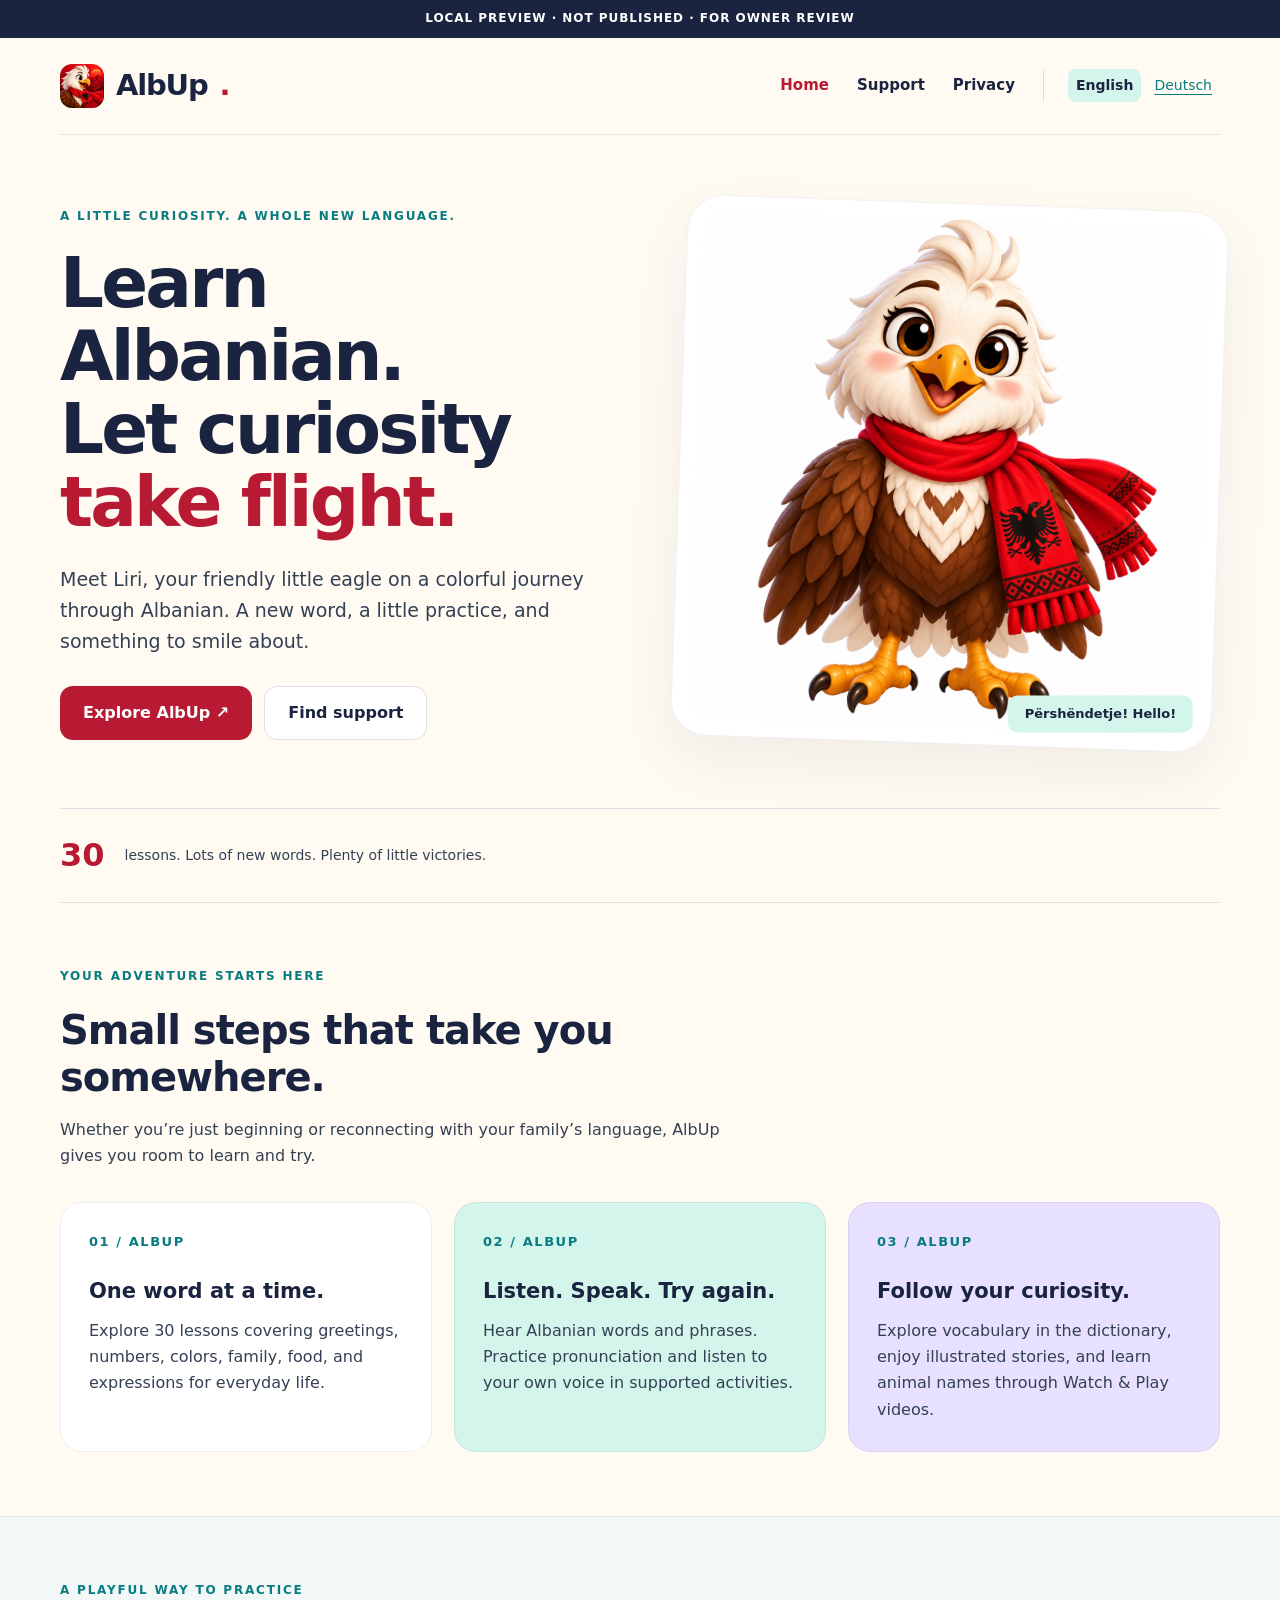
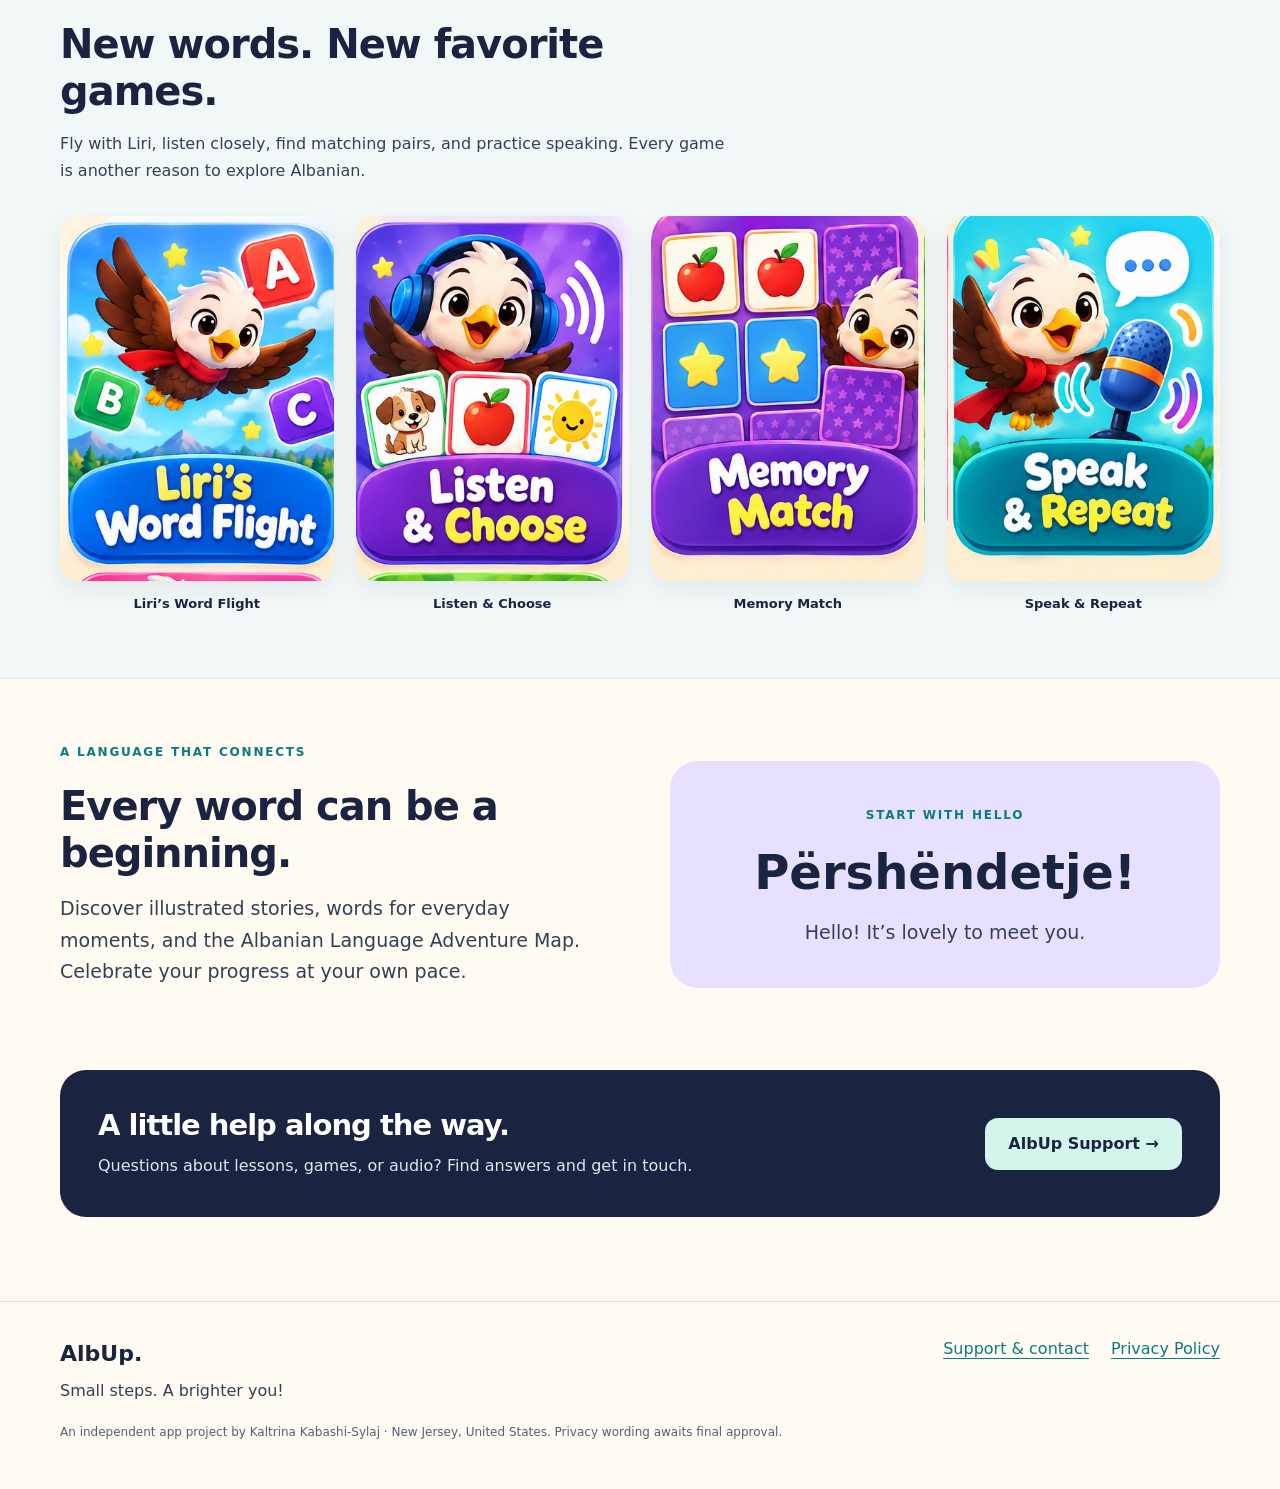
<file: index.html>
<!doctype html>
<html lang="en"><head><meta charset="utf-8"><meta name="viewport" content="width=device-width,initial-scale=1"><meta name="robots" content="noindex,nofollow"><meta name="description" content="Learn Albanian with Liri. Explore AlbUp, find support, and read our privacy policy."><title>Learn Albanian with Liri · AlbUp</title><link rel="icon" href="assets/app-icon.png"><link rel="stylesheet" href="assets/site.css"><link rel="alternate" hreflang="de" href="de/index.html"></head>
<body><a class="skip" href="#main">Skip to content</a><div class="review-bar">LOCAL PREVIEW · NOT PUBLISHED · FOR OWNER REVIEW</div><header class="header wrap"><a class="brand" href="index.html" aria-label="AlbUp home"><img src="assets/app-icon.png" alt="" width="44" height="44">AlbUp<span style="color:var(--coral)">.</span></a><nav aria-label="Main navigation"><a href="index.html" aria-current="page">Home</a><a href="support/index.html">Support</a><a href="privacy/index.html">Privacy</a><div class="language" aria-label="Language"><span aria-current="true" lang="en">English</span><a href="de/index.html" lang="de" hreflang="de">Deutsch</a></div></nav></header>
<main id="main"><div class="wrap"><section class="hero"><div><p class="eyebrow">A little curiosity. A whole new language.</p><h1>Learn Albanian.<br>Let curiosity <em>take flight.</em></h1><p class="lead">Meet Liri, your friendly little eagle on a colorful journey through Albanian. A new word, a little practice, and something to smile about.</p><div class="actions"><a class="button" href="#learn">Explore AlbUp <span aria-hidden="true">&nbsp;↗</span></a><a class="button secondary" href="support/index.html">Find support</a></div></div><div class="hero-art"><img src="assets/liri-approved.png" alt="Liri, a friendly eagle wearing a red Albanian scarf" width="1254" height="1254" fetchpriority="high"><span class="art-note">Përshëndetje! Hello!</span></div></section><div class="intro-line"><span>30</span><span>lessons. Lots of new words. Plenty of little victories.</span></div><section class="section" id="learn"><div class="section-heading"><p class="eyebrow">Your adventure starts here</p><h2>Small steps that take you somewhere.</h2><p class="muted">Whether you’re just beginning or reconnecting with your family’s language, AlbUp gives you room to learn and try.</p></div><div class="steps"><article class="step"><div class="number">01 / ALBUP</div><h3>One word at a time.</h3><p>Explore 30 lessons covering greetings, numbers, colors, family, food, and expressions for everyday life.</p></article><article class="step"><div class="number">02 / ALBUP</div><h3>Listen. Speak. Try again.</h3><p>Hear Albanian words and phrases. Practice pronunciation and listen to your own voice in supported activities.</p></article><article class="step"><div class="number">03 / ALBUP</div><h3>Follow your curiosity.</h3><p>Explore vocabulary in the dictionary, enjoy illustrated stories, and learn animal names through Watch & Play videos.</p></article></div></section></div><section class="section play-section"><div class="wrap"><div class="section-heading"><p class="eyebrow">A playful way to practice</p><h2>New words. New favorite games.</h2><p class="muted">Fly with Liri, listen closely, find matching pairs, and practice speaking. Every game is another reason to explore Albanian.</p></div><div class="games"><figure class="game"><img src="assets/word-flight.png" alt="Liri’s Word Flight — approved AlbUp game illustration" width="384" height="512" loading="lazy"><figcaption>Liri’s Word Flight</figcaption></figure><figure class="game"><img src="assets/listen-choose.png" alt="Listen &amp; Choose — approved AlbUp game illustration" width="384" height="512" loading="lazy"><figcaption>Listen & Choose</figcaption></figure><figure class="game"><img src="assets/memory-match.png" alt="Memory Match — approved AlbUp game illustration" width="384" height="512" loading="lazy"><figcaption>Memory Match</figcaption></figure><figure class="game"><img src="assets/speak-repeat.png" alt="Speak &amp; Repeat — approved AlbUp game illustration" width="384" height="512" loading="lazy"><figcaption>Speak & Repeat</figcaption></figure></div></div></section><div class="wrap"><section class="section story-row"><div><p class="eyebrow">A language that connects</p><h2>Every word can be a beginning.</h2><p class="lead">Discover illustrated stories, words for everyday moments, and the Albanian Language Adventure Map. Celebrate your progress at your own pace.</p></div><div class="word-card"><span class="eyebrow">Start with hello</span><div class="word" lang="sq">Përshëndetje!</div><div class="meaning">Hello! It’s lovely to meet you.</div></div></section><section class="section" style="padding-top:0"><div class="help-band"><div><h2>A little help along the way.</h2><p>Questions about lessons, games, or audio? Find answers and get in touch.</p></div><a class="button" href="support/index.html">AlbUp Support <span aria-hidden="true">&nbsp;→</span></a></div></section></div></main><footer><div class="wrap"><div class="footer-row"><div><div class="footer-brand">AlbUp.</div><div class="muted">Small steps. A brighter you!</div></div><div class="footer-links"><a href="support/index.html">Support & contact</a><a href="privacy/index.html">Privacy Policy</a></div></div><p class="fine">An independent app project by Kaltrina Kabashi-Sylaj · New Jersey, United States. Privacy wording awaits final approval.</p></div></footer></body></html>
</file>
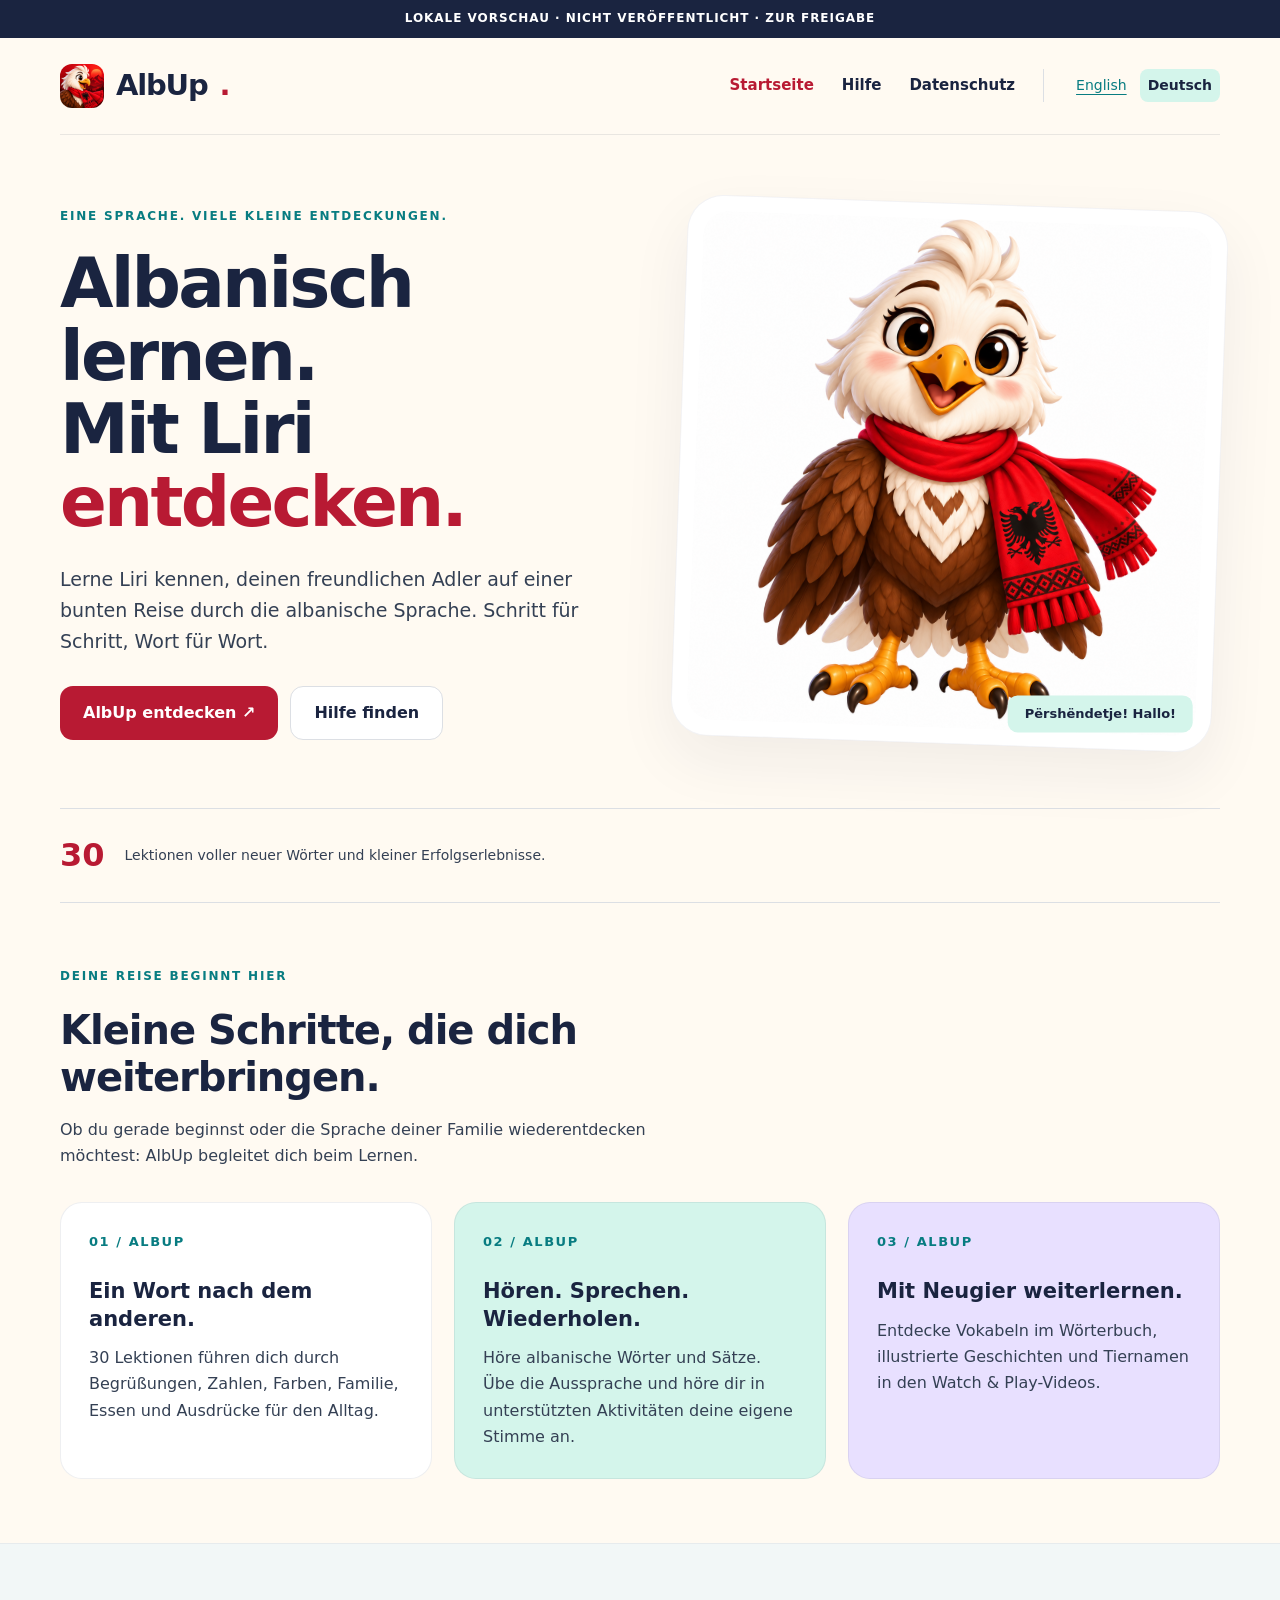
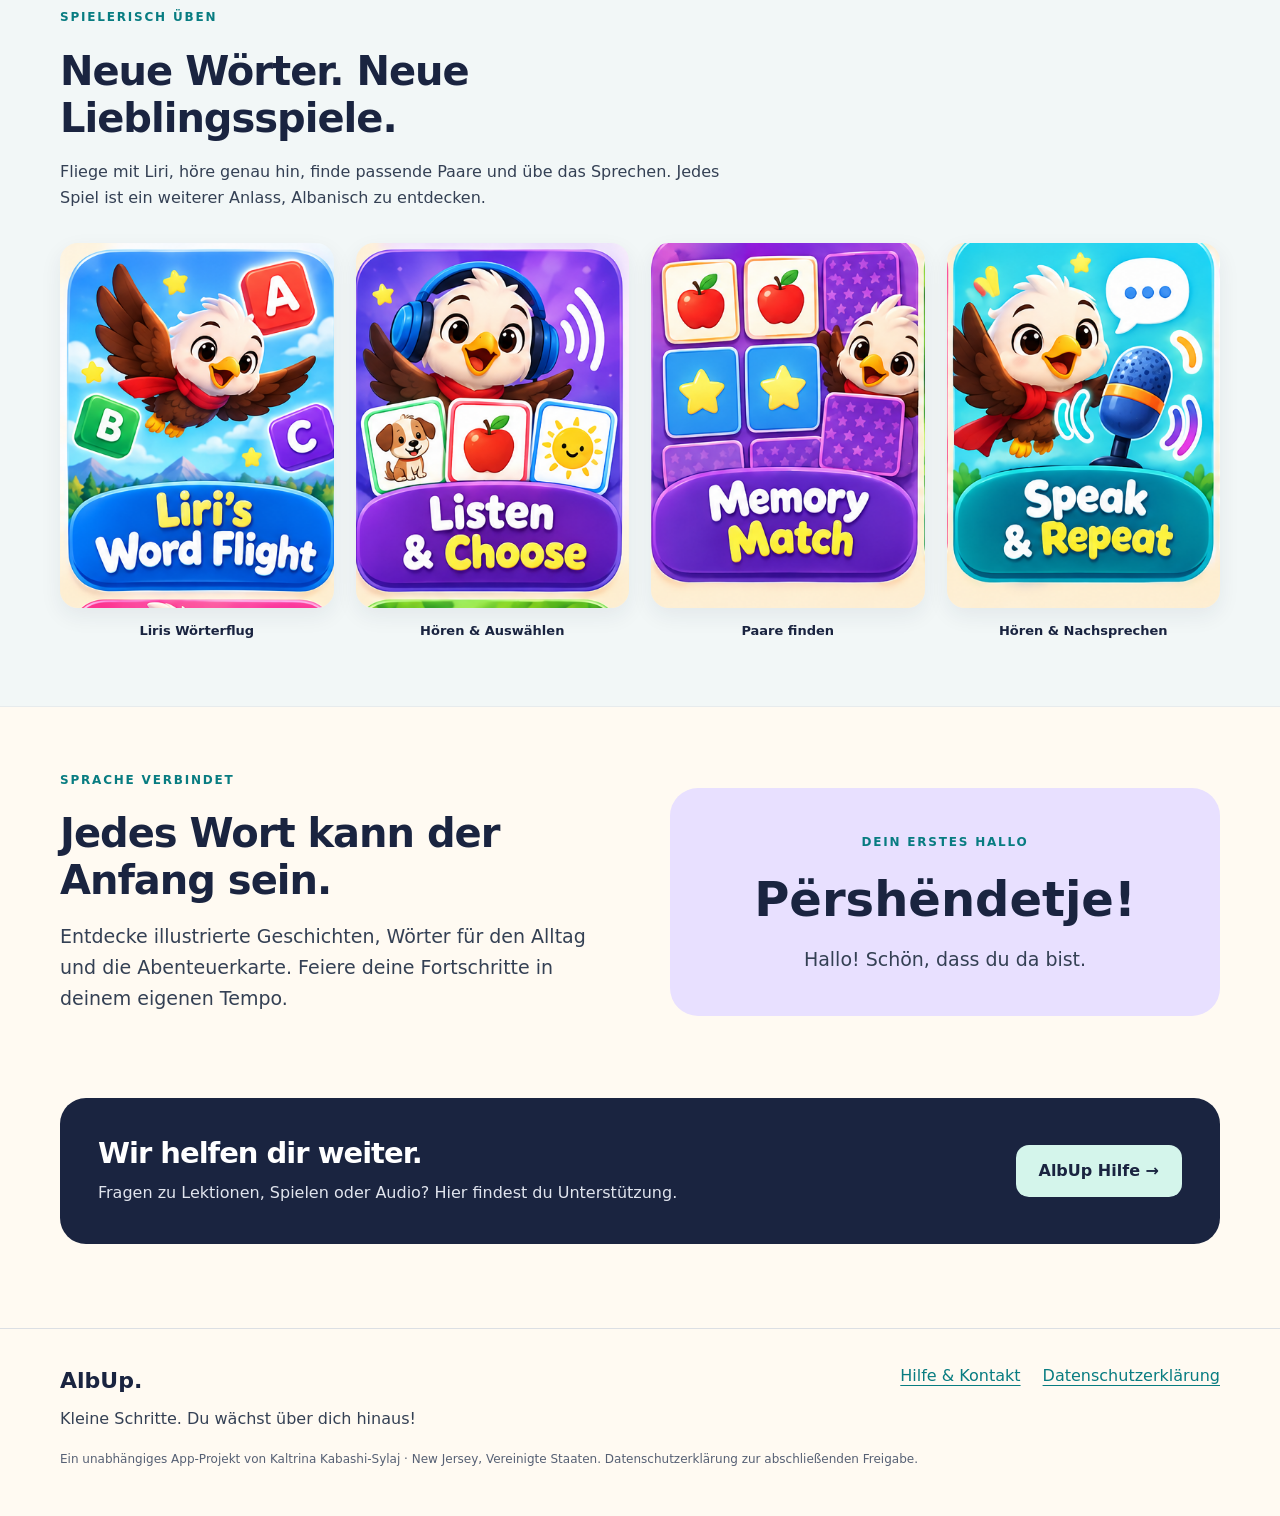
<file: de/index.html>
<!doctype html>
<html lang="de"><head><meta charset="utf-8"><meta name="viewport" content="width=device-width,initial-scale=1"><meta name="robots" content="noindex,nofollow"><meta name="description" content="Albanisch lernen mit Liri. Informationen zu AlbUp, Hilfe und Datenschutz."><title>Albanisch lernen mit Liri · AlbUp</title><link rel="icon" href="../assets/app-icon.png"><link rel="stylesheet" href="../assets/site.css"><link rel="alternate" hreflang="en" href="../index.html"></head>
<body><a class="skip" href="#main">Zum Inhalt</a><div class="review-bar">LOKALE VORSCHAU · NICHT VERÖFFENTLICHT · ZUR FREIGABE</div><header class="header wrap"><a class="brand" href="index.html" aria-label="AlbUp Startseite"><img src="../assets/app-icon.png" alt="" width="44" height="44">AlbUp<span style="color:var(--coral)">.</span></a><nav aria-label="Hauptnavigation"><a href="index.html" aria-current="page">Startseite</a><a href="hilfe/index.html">Hilfe</a><a href="datenschutz/index.html">Datenschutz</a><div class="language" aria-label="Sprache"><a href="../index.html" lang="en" hreflang="en">English</a><span aria-current="true" lang="de">Deutsch</span></div></nav></header>
<main id="main"><div class="wrap"><section class="hero"><div><p class="eyebrow">Eine Sprache. Viele kleine Entdeckungen.</p><h1>Albanisch lernen.<br>Mit Liri <em>entdecken.</em></h1><p class="lead">Lerne Liri kennen, deinen freundlichen Adler auf einer bunten Reise durch die albanische Sprache. Schritt für Schritt, Wort für Wort.</p><div class="actions"><a class="button" href="#learn">AlbUp entdecken <span aria-hidden="true">&nbsp;↗</span></a><a class="button secondary" href="hilfe/index.html">Hilfe finden</a></div></div><div class="hero-art"><img src="../assets/liri-approved.png" alt="Liri, ein freundlicher Adler mit rotem albanischem Schal" width="1254" height="1254" fetchpriority="high"><span class="art-note">Përshëndetje! Hallo!</span></div></section><div class="intro-line"><span>30</span><span>Lektionen voller neuer Wörter und kleiner Erfolgserlebnisse.</span></div><section class="section" id="learn"><div class="section-heading"><p class="eyebrow">Deine Reise beginnt hier</p><h2>Kleine Schritte, die dich weiterbringen.</h2><p class="muted">Ob du gerade beginnst oder die Sprache deiner Familie wiederentdecken möchtest: AlbUp begleitet dich beim Lernen.</p></div><div class="steps"><article class="step"><div class="number">01 / ALBUP</div><h3>Ein Wort nach dem anderen.</h3><p>30 Lektionen führen dich durch Begrüßungen, Zahlen, Farben, Familie, Essen und Ausdrücke für den Alltag.</p></article><article class="step"><div class="number">02 / ALBUP</div><h3>Hören. Sprechen. Wiederholen.</h3><p>Höre albanische Wörter und Sätze. Übe die Aussprache und höre dir in unterstützten Aktivitäten deine eigene Stimme an.</p></article><article class="step"><div class="number">03 / ALBUP</div><h3>Mit Neugier weiterlernen.</h3><p>Entdecke Vokabeln im Wörterbuch, illustrierte Geschichten und Tiernamen in den Watch & Play-Videos.</p></article></div></section></div><section class="section play-section"><div class="wrap"><div class="section-heading"><p class="eyebrow">Spielerisch üben</p><h2>Neue Wörter. Neue Lieblingsspiele.</h2><p class="muted">Fliege mit Liri, höre genau hin, finde passende Paare und übe das Sprechen. Jedes Spiel ist ein weiterer Anlass, Albanisch zu entdecken.</p></div><div class="games"><figure class="game"><img src="../assets/word-flight.png" alt="Liris Wörterflug — freigegebene AlbUp-Spielillustration" width="384" height="512" loading="lazy"><figcaption>Liris Wörterflug</figcaption></figure><figure class="game"><img src="../assets/listen-choose.png" alt="Hören &amp; Auswählen — freigegebene AlbUp-Spielillustration" width="384" height="512" loading="lazy"><figcaption>Hören & Auswählen</figcaption></figure><figure class="game"><img src="../assets/memory-match.png" alt="Paare finden — freigegebene AlbUp-Spielillustration" width="384" height="512" loading="lazy"><figcaption>Paare finden</figcaption></figure><figure class="game"><img src="../assets/speak-repeat.png" alt="Hören &amp; Nachsprechen — freigegebene AlbUp-Spielillustration" width="384" height="512" loading="lazy"><figcaption>Hören & Nachsprechen</figcaption></figure></div></div></section><div class="wrap"><section class="section story-row"><div><p class="eyebrow">Sprache verbindet</p><h2>Jedes Wort kann der Anfang sein.</h2><p class="lead">Entdecke illustrierte Geschichten, Wörter für den Alltag und die Abenteuerkarte. Feiere deine Fortschritte in deinem eigenen Tempo.</p></div><div class="word-card"><span class="eyebrow">Dein erstes Hallo</span><div class="word" lang="sq">Përshëndetje!</div><div class="meaning">Hallo! Schön, dass du da bist.</div></div></section><section class="section" style="padding-top:0"><div class="help-band"><div><h2>Wir helfen dir weiter.</h2><p>Fragen zu Lektionen, Spielen oder Audio? Hier findest du Unterstützung.</p></div><a class="button" href="hilfe/index.html">AlbUp Hilfe <span aria-hidden="true">&nbsp;→</span></a></div></section></div></main><footer><div class="wrap"><div class="footer-row"><div><div class="footer-brand">AlbUp.</div><div class="muted">Kleine Schritte. Du wächst über dich hinaus!</div></div><div class="footer-links"><a href="hilfe/index.html">Hilfe & Kontakt</a><a href="datenschutz/index.html">Datenschutzerklärung</a></div></div><p class="fine">Ein unabhängiges App-Projekt von Kaltrina Kabashi-Sylaj · New Jersey, Vereinigte Staaten. Datenschutzerklärung zur abschließenden Freigabe.</p></div></footer></body></html>
</file>
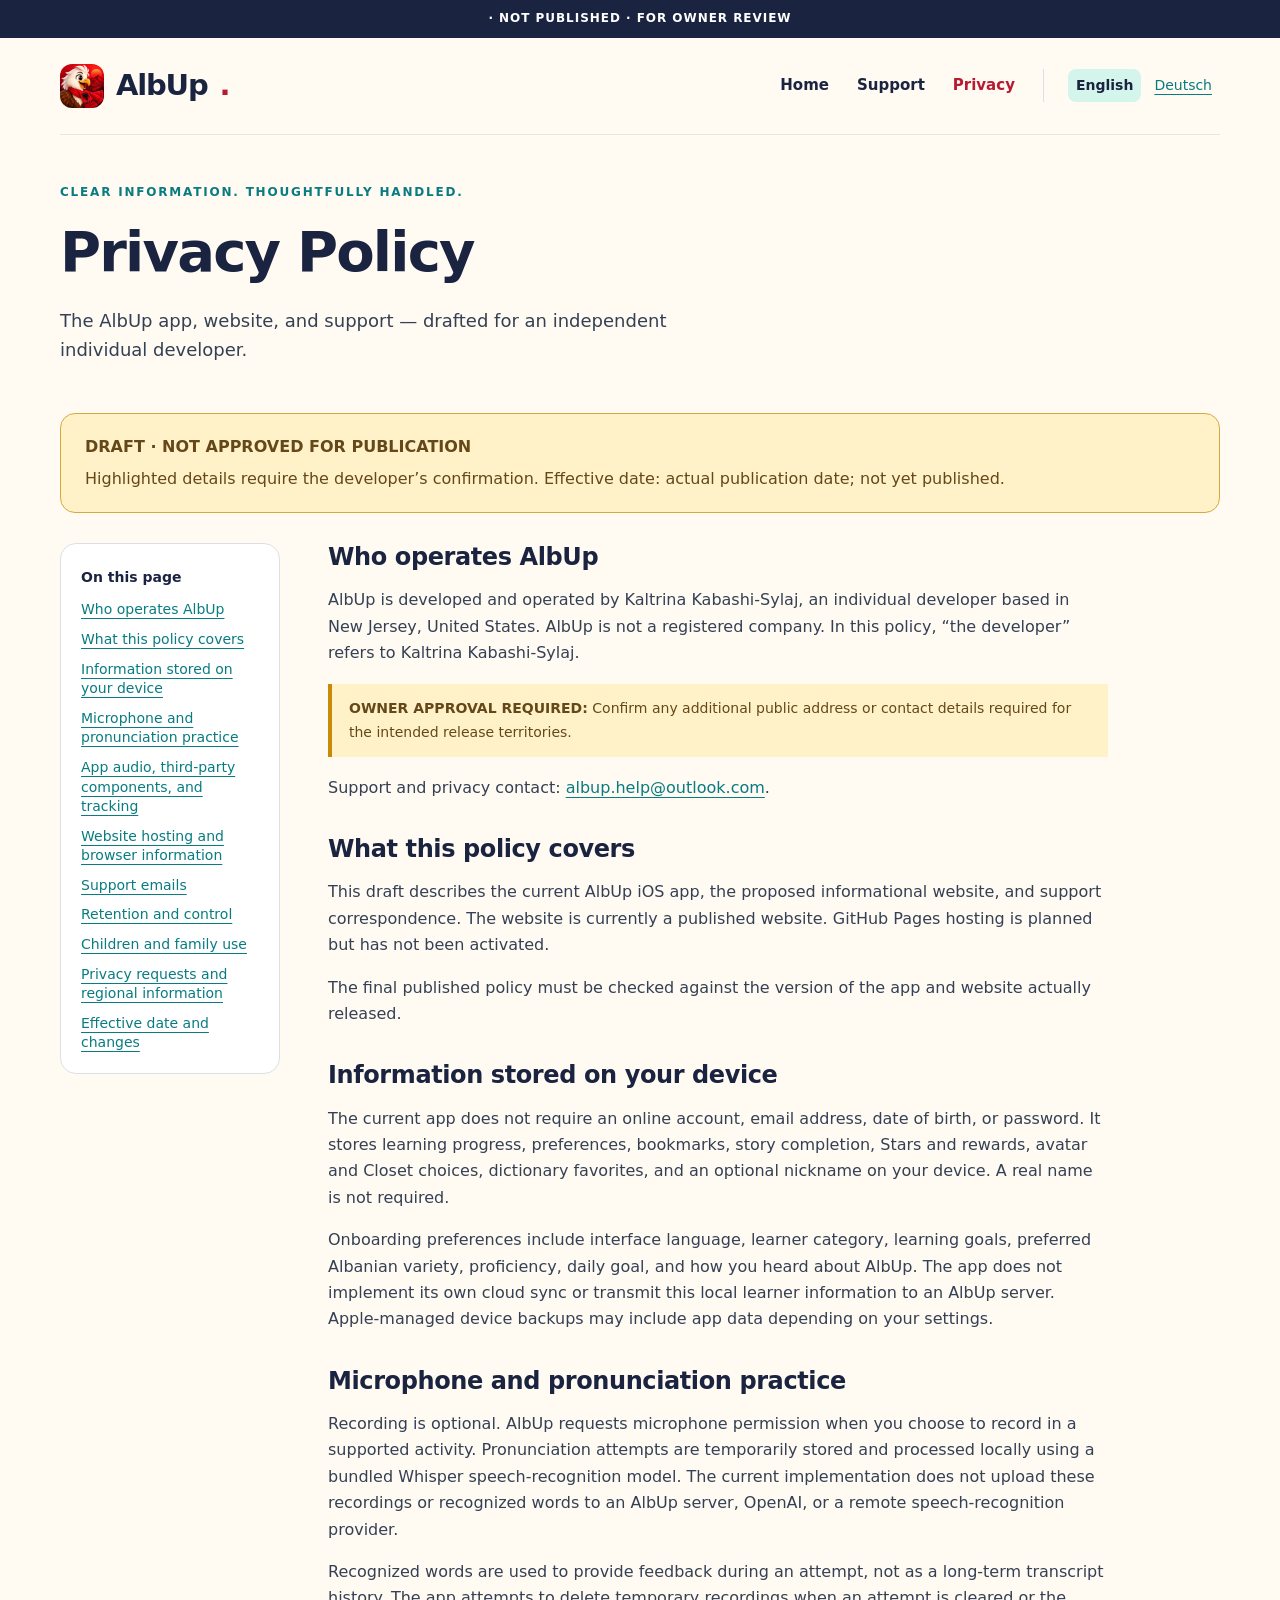
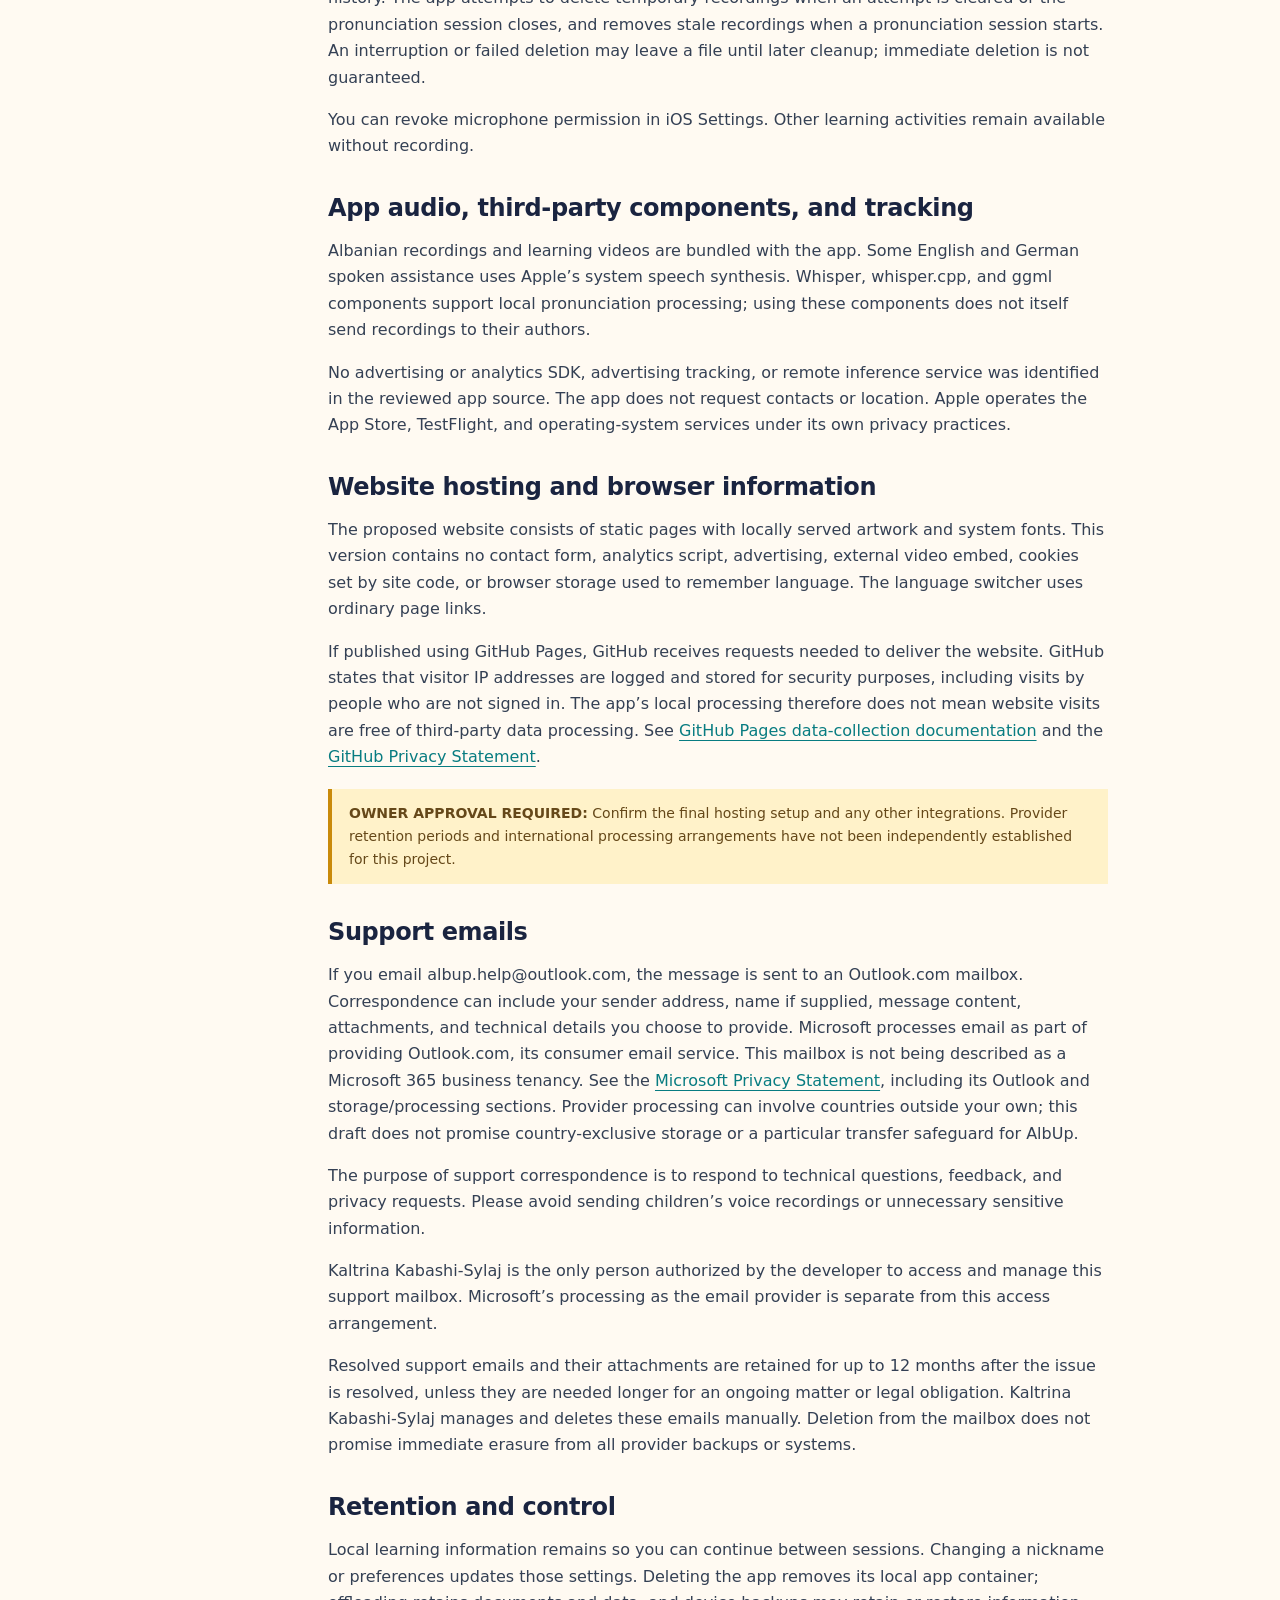
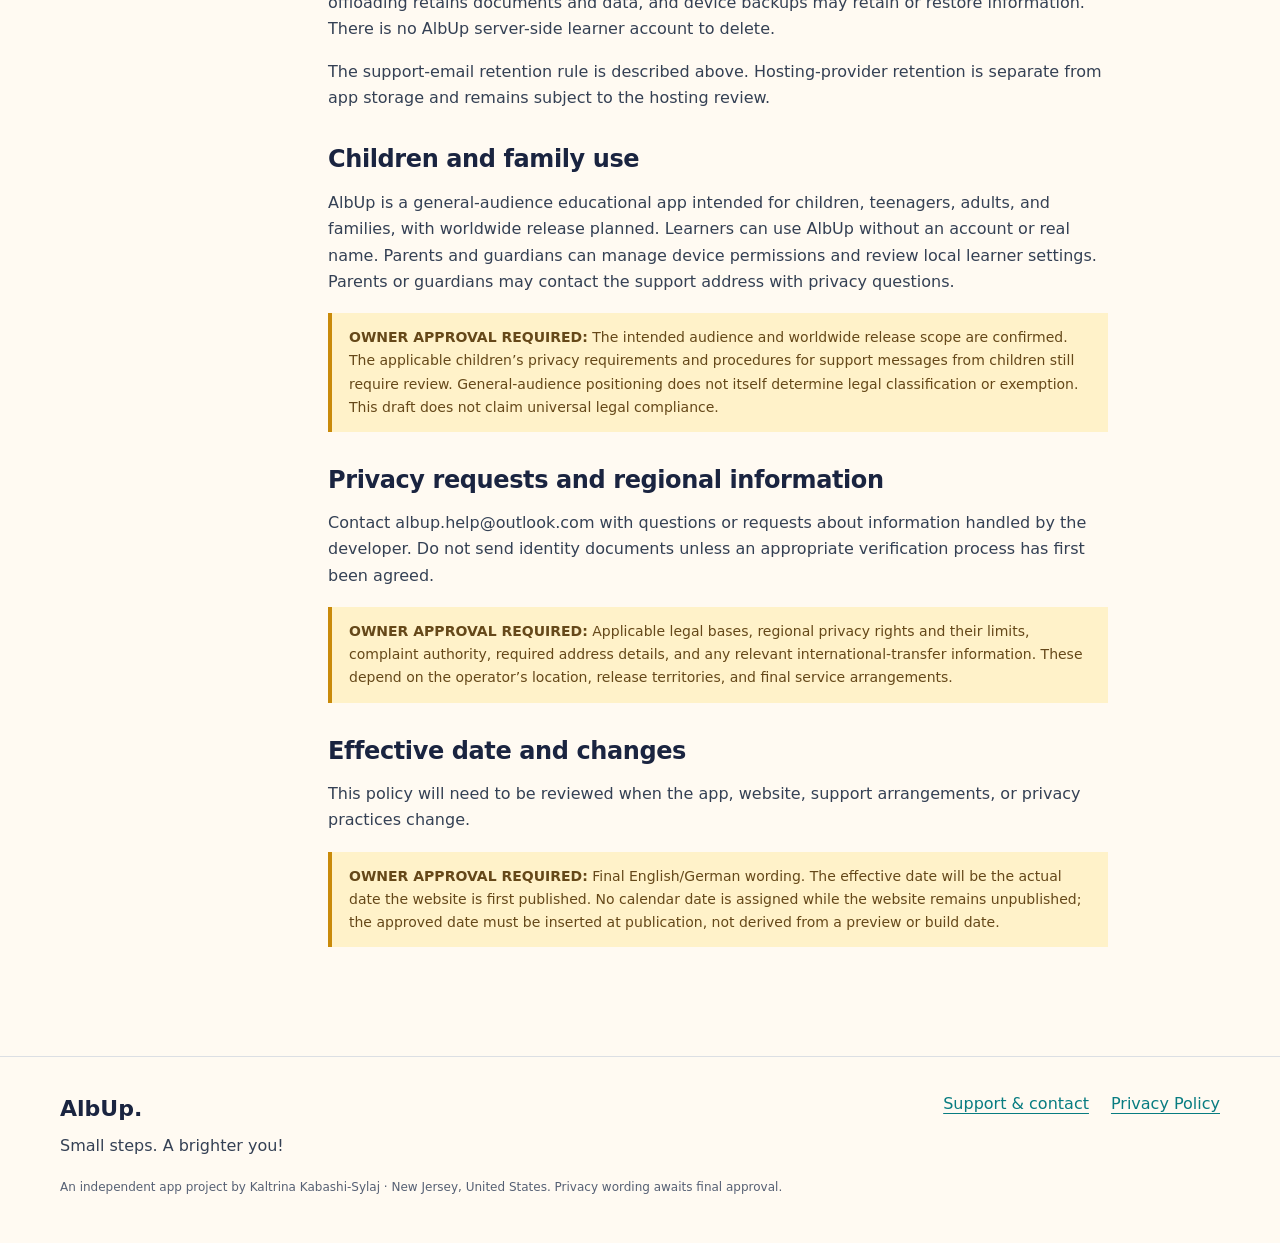
<file: privacy/index.html>
<!doctype html>
<html lang="en"><head><meta charset="utf-8"><meta name="viewport" content="width=device-width,initial-scale=1"><meta name="robots" content="noindex,nofollow"><meta name="description" content="Learn Albanian with Liri. Explore AlbUp, find support, and read our privacy policy."><title>Privacy Policy — draft · AlbUp</title><link rel="icon" href="../assets/app-icon.png"><link rel="stylesheet" href="../assets/site.css"><link rel="alternate" hreflang="de" href="../de/datenschutz/index.html"></head>
<body><a class="skip" href="#main">Skip to content</a><div class="review-bar"> · NOT PUBLISHED · FOR OWNER REVIEW</div><header class="header wrap"><a class="brand" href="../index.html" aria-label="AlbUp home"><img src="../assets/app-icon.png" alt="" width="44" height="44">AlbUp<span style="color:var(--coral)">.</span></a><nav aria-label="Main navigation"><a href="../index.html">Home</a><a href="../support/index.html">Support</a><a href="index.html" aria-current="page">Privacy</a><div class="language" aria-label="Language"><span aria-current="true" lang="en">English</span><a href="../de/datenschutz/index.html" lang="de" hreflang="de">Deutsch</a></div></nav></header>
<main id="main"><div class="wrap"><div class="page-top"><p class="eyebrow">Clear information. Thoughtfully handled.</p><h1>Privacy Policy</h1><p class="lead">The AlbUp app, website, and support — drafted for an independent individual developer.</p></div><div class="notice"><strong>DRAFT · NOT APPROVED FOR PUBLICATION</strong>Highlighted details require the developer’s confirmation. Effective date: actual publication date; not yet published.</div><div class="legal-layout"><aside class="toc" aria-label="On this page"><strong>On this page</strong><a href="#operator">Who operates AlbUp</a><a href="#scope">What this policy covers</a><a href="#local">Information stored on your device</a><a href="#microphone">Microphone and pronunciation practice</a><a href="#services">App audio, third-party components, and tracking</a><a href="#website">Website hosting and browser information</a><a href="#support">Support emails</a><a href="#retention">Retention and control</a><a href="#children">Children and family use</a><a href="#rights">Privacy requests and regional information</a><a href="#changes">Effective date and changes</a></aside><article class="prose"><section id="operator"><h2>Who operates AlbUp</h2><p>AlbUp is developed and operated by Kaltrina Kabashi-Sylaj, an individual developer based in New Jersey, United States. AlbUp is not a registered company. In this policy, “the developer” refers to Kaltrina Kabashi-Sylaj.</p><div class="pending"><strong>OWNER APPROVAL REQUIRED:</strong> Confirm any additional public address or contact details required for the intended release territories.</div><p>Support and privacy contact: <a href="mailto:albup.help@outlook.com">albup.help@outlook.com</a>.</p></section><section id="scope"><h2>What this policy covers</h2><p>This draft describes the current AlbUp iOS app, the proposed informational website, and support correspondence. The website is currently a published website. GitHub Pages hosting is planned but has not been activated.</p><p>The final published policy must be checked against the version of the app and website actually released.</p></section><section id="local"><h2>Information stored on your device</h2><p>The current app does not require an online account, email address, date of birth, or password. It stores learning progress, preferences, bookmarks, story completion, Stars and rewards, avatar and Closet choices, dictionary favorites, and an optional nickname on your device. A real name is not required.</p><p>Onboarding preferences include interface language, learner category, learning goals, preferred Albanian variety, proficiency, daily goal, and how you heard about AlbUp. The app does not implement its own cloud sync or transmit this local learner information to an AlbUp server. Apple-managed device backups may include app data depending on your settings.</p></section><section id="microphone"><h2>Microphone and pronunciation practice</h2><p>Recording is optional. AlbUp requests microphone permission when you choose to record in a supported activity. Pronunciation attempts are temporarily stored and processed locally using a bundled Whisper speech-recognition model. The current implementation does not upload these recordings or recognized words to an AlbUp server, OpenAI, or a remote speech-recognition provider.</p><p>Recognized words are used to provide feedback during an attempt, not as a long-term transcript history. The app attempts to delete temporary recordings when an attempt is cleared or the pronunciation session closes, and removes stale recordings when a pronunciation session starts. An interruption or failed deletion may leave a file until later cleanup; immediate deletion is not guaranteed.</p><p>You can revoke microphone permission in iOS Settings. Other learning activities remain available without recording.</p></section><section id="services"><h2>App audio, third-party components, and tracking</h2><p>Albanian recordings and learning videos are bundled with the app. Some English and German spoken assistance uses Apple’s system speech synthesis. Whisper, whisper.cpp, and ggml components support local pronunciation processing; using these components does not itself send recordings to their authors.</p><p>No advertising or analytics SDK, advertising tracking, or remote inference service was identified in the reviewed app source. The app does not request contacts or location. Apple operates the App Store, TestFlight, and operating-system services under its own privacy practices.</p></section><section id="website"><h2>Website hosting and browser information</h2><p>The proposed website consists of static pages with locally served artwork and system fonts. This version contains no contact form, analytics script, advertising, external video embed, cookies set by site code, or browser storage used to remember language. The language switcher uses ordinary page links.</p><p>If published using GitHub Pages, GitHub receives requests needed to deliver the website. GitHub states that visitor IP addresses are logged and stored for security purposes, including visits by people who are not signed in. The app’s local processing therefore does not mean website visits are free of third-party data processing. See <a href="https://docs.github.com/en/pages/getting-started-with-github-pages/what-is-github-pages">GitHub Pages data-collection documentation</a> and the <a href="https://docs.github.com/en/site-policy/privacy-policies/github-general-privacy-statement">GitHub Privacy Statement</a>.</p><div class="pending"><strong>OWNER APPROVAL REQUIRED:</strong> Confirm the final hosting setup and any other integrations. Provider retention periods and international processing arrangements have not been independently established for this project.</div></section><section id="support"><h2>Support emails</h2><p>If you email albup.help@outlook.com, the message is sent to an Outlook.com mailbox. Correspondence can include your sender address, name if supplied, message content, attachments, and technical details you choose to provide. Microsoft processes email as part of providing Outlook.com, its consumer email service. This mailbox is not being described as a Microsoft 365 business tenancy. See the <a href="https://www.microsoft.com/en-us/privacy/privacystatement">Microsoft Privacy Statement</a>, including its Outlook and storage/processing sections. Provider processing can involve countries outside your own; this draft does not promise country-exclusive storage or a particular transfer safeguard for AlbUp.</p><p>The purpose of support correspondence is to respond to technical questions, feedback, and privacy requests. Please avoid sending children’s voice recordings or unnecessary sensitive information.</p><p>Kaltrina Kabashi-Sylaj is the only person authorized by the developer to access and manage this support mailbox. Microsoft’s processing as the email provider is separate from this access arrangement.</p><p>Resolved support emails and their attachments are retained for up to 12 months after the issue is resolved, unless they are needed longer for an ongoing matter or legal obligation. Kaltrina Kabashi-Sylaj manages and deletes these emails manually. Deletion from the mailbox does not promise immediate erasure from all provider backups or systems.</p></section><section id="retention"><h2>Retention and control</h2><p>Local learning information remains so you can continue between sessions. Changing a nickname or preferences updates those settings. Deleting the app removes its local app container; offloading retains documents and data, and device backups may retain or restore information. There is no AlbUp server-side learner account to delete.</p><p>The support-email retention rule is described above. Hosting-provider retention is separate from app storage and remains subject to the hosting review.</p></section><section id="children"><h2>Children and family use</h2><p>AlbUp is a general-audience educational app intended for children, teenagers, adults, and families, with worldwide release planned. Learners can use AlbUp without an account or real name. Parents and guardians can manage device permissions and review local learner settings. Parents or guardians may contact the support address with privacy questions.</p><div class="pending"><strong>OWNER APPROVAL REQUIRED:</strong> The intended audience and worldwide release scope are confirmed. The applicable children’s privacy requirements and procedures for support messages from children still require review. General-audience positioning does not itself determine legal classification or exemption. This draft does not claim universal legal compliance.</div></section><section id="rights"><h2>Privacy requests and regional information</h2><p>Contact albup.help@outlook.com with questions or requests about information handled by the developer. Do not send identity documents unless an appropriate verification process has first been agreed.</p><div class="pending"><strong>OWNER APPROVAL REQUIRED:</strong> Applicable legal bases, regional privacy rights and their limits, complaint authority, required address details, and any relevant international-transfer information. These depend on the operator’s location, release territories, and final service arrangements.</div></section><section id="changes"><h2>Effective date and changes</h2><p>This policy will need to be reviewed when the app, website, support arrangements, or privacy practices change.</p><div class="pending"><strong>OWNER APPROVAL REQUIRED:</strong> Final English/German wording. The effective date will be the actual date the website is first published. No calendar date is assigned while the website remains unpublished; the approved date must be inserted at publication, not derived from a preview or build date.</div></section></article></div></div></main><footer><div class="wrap"><div class="footer-row"><div><div class="footer-brand">AlbUp.</div><div class="muted">Small steps. A brighter you!</div></div><div class="footer-links"><a href="../support/index.html">Support & contact</a><a href="index.html">Privacy Policy</a></div></div><p class="fine">An independent app project by Kaltrina Kabashi-Sylaj · New Jersey, United States. Privacy wording awaits final approval.</p></div></footer></body></html>
</file>
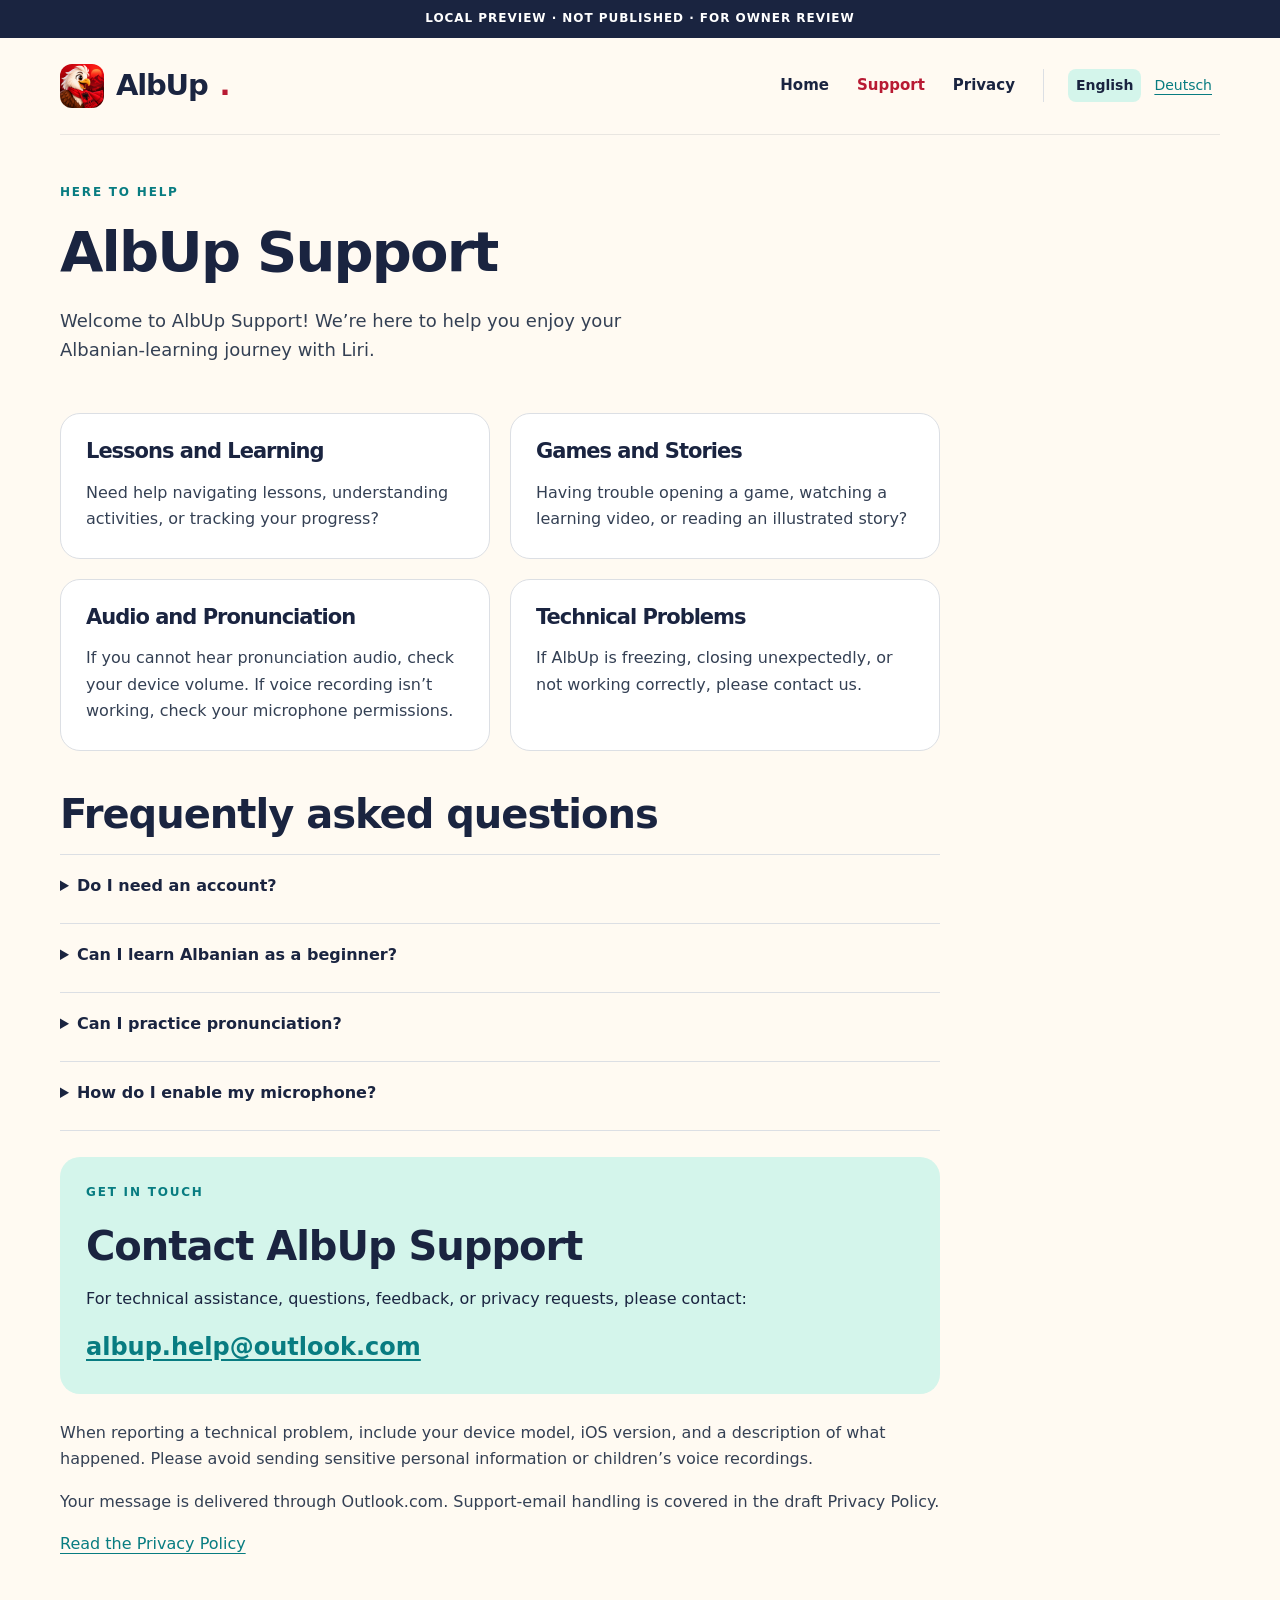
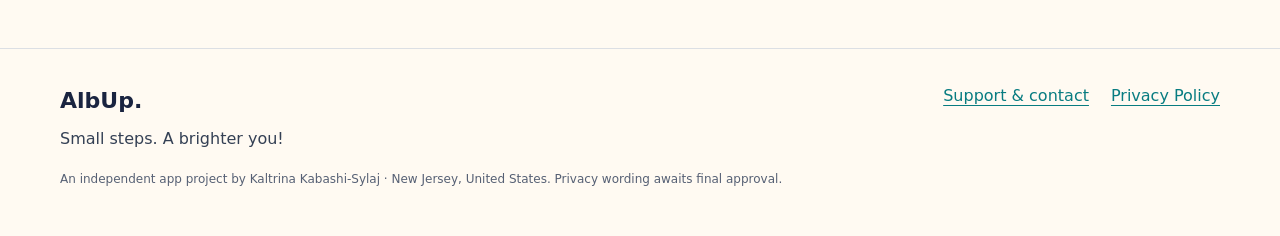
<file: support/index.html>
<!doctype html>
<html lang="en"><head><meta charset="utf-8"><meta name="viewport" content="width=device-width,initial-scale=1"><meta name="robots" content="noindex,nofollow"><meta name="description" content="Learn Albanian with Liri. Explore AlbUp, find support, and read our privacy policy."><title>Support · AlbUp</title><link rel="icon" href="../assets/app-icon.png"><link rel="stylesheet" href="../assets/site.css"><link rel="alternate" hreflang="de" href="../de/hilfe/index.html"></head>
<body><a class="skip" href="#main">Skip to content</a><div class="review-bar">LOCAL PREVIEW · NOT PUBLISHED · FOR OWNER REVIEW</div><header class="header wrap"><a class="brand" href="../index.html" aria-label="AlbUp home"><img src="../assets/app-icon.png" alt="" width="44" height="44">AlbUp<span style="color:var(--coral)">.</span></a><nav aria-label="Main navigation"><a href="../index.html">Home</a><a href="index.html" aria-current="page">Support</a><a href="../privacy/index.html">Privacy</a><div class="language" aria-label="Language"><span aria-current="true" lang="en">English</span><a href="../de/hilfe/index.html" lang="de" hreflang="de">Deutsch</a></div></nav></header>
<main id="main"><div class="wrap"><div class="page-top"><p class="eyebrow">Here to help</p><h1>AlbUp Support</h1><p class="lead">Welcome to AlbUp Support! We’re here to help you enjoy your Albanian-learning journey with Liri.</p></div><div class="support-body"><div class="support-topics"><article><h2>Lessons and Learning</h2><p>Need help navigating lessons, understanding activities, or tracking your progress?</p></article><article><h2>Games and Stories</h2><p>Having trouble opening a game, watching a learning video, or reading an illustrated story?</p></article><article><h2>Audio and Pronunciation</h2><p>If you cannot hear pronunciation audio, check your device volume. If voice recording isn’t working, check your microphone permissions.</p></article><article><h2>Technical Problems</h2><p>If AlbUp is freezing, closing unexpectedly, or not working correctly, please contact us.</p></article></div><h2>Frequently asked questions</h2><details><summary>Do I need an account?</summary><p>No. AlbUp does not require an online account.</p></details><details><summary>Can I learn Albanian as a beginner?</summary><p>Yes! AlbUp offers step-by-step lessons to help learners build their Albanian vocabulary and language skills.</p></details><details><summary>Can I practice pronunciation?</summary><p>Yes. Supported activities let you listen to Albanian audio and practice speaking.</p></details><details><summary>How do I enable my microphone?</summary><p>Open Settings → Privacy & Security → Microphone, then enable AlbUp. If AlbUp isn’t listed, open Speak & Repeat and tap “Tap to Speak” to request access. Labels may vary with your iOS version.</p></details><section class="contact-card"><p class="eyebrow">Get in touch</p><h2>Contact AlbUp Support</h2><p>For technical assistance, questions, feedback, or privacy requests, please contact:</p><a href="mailto:albup.help@outlook.com">albup.help@outlook.com</a></section><p class="muted">When reporting a technical problem, include your device model, iOS version, and a description of what happened. Please avoid sending sensitive personal information or children’s voice recordings.</p><p class="muted">Your message is delivered through Outlook.com. Support-email handling is covered in the draft Privacy Policy.</p><p><a href="../privacy/index.html">Read the Privacy Policy</a></p></div></div></main><footer><div class="wrap"><div class="footer-row"><div><div class="footer-brand">AlbUp.</div><div class="muted">Small steps. A brighter you!</div></div><div class="footer-links"><a href="index.html">Support & contact</a><a href="../privacy/index.html">Privacy Policy</a></div></div><p class="fine">An independent app project by Kaltrina Kabashi-Sylaj · New Jersey, United States. Privacy wording awaits final approval.</p></div></footer></body></html>
</file>
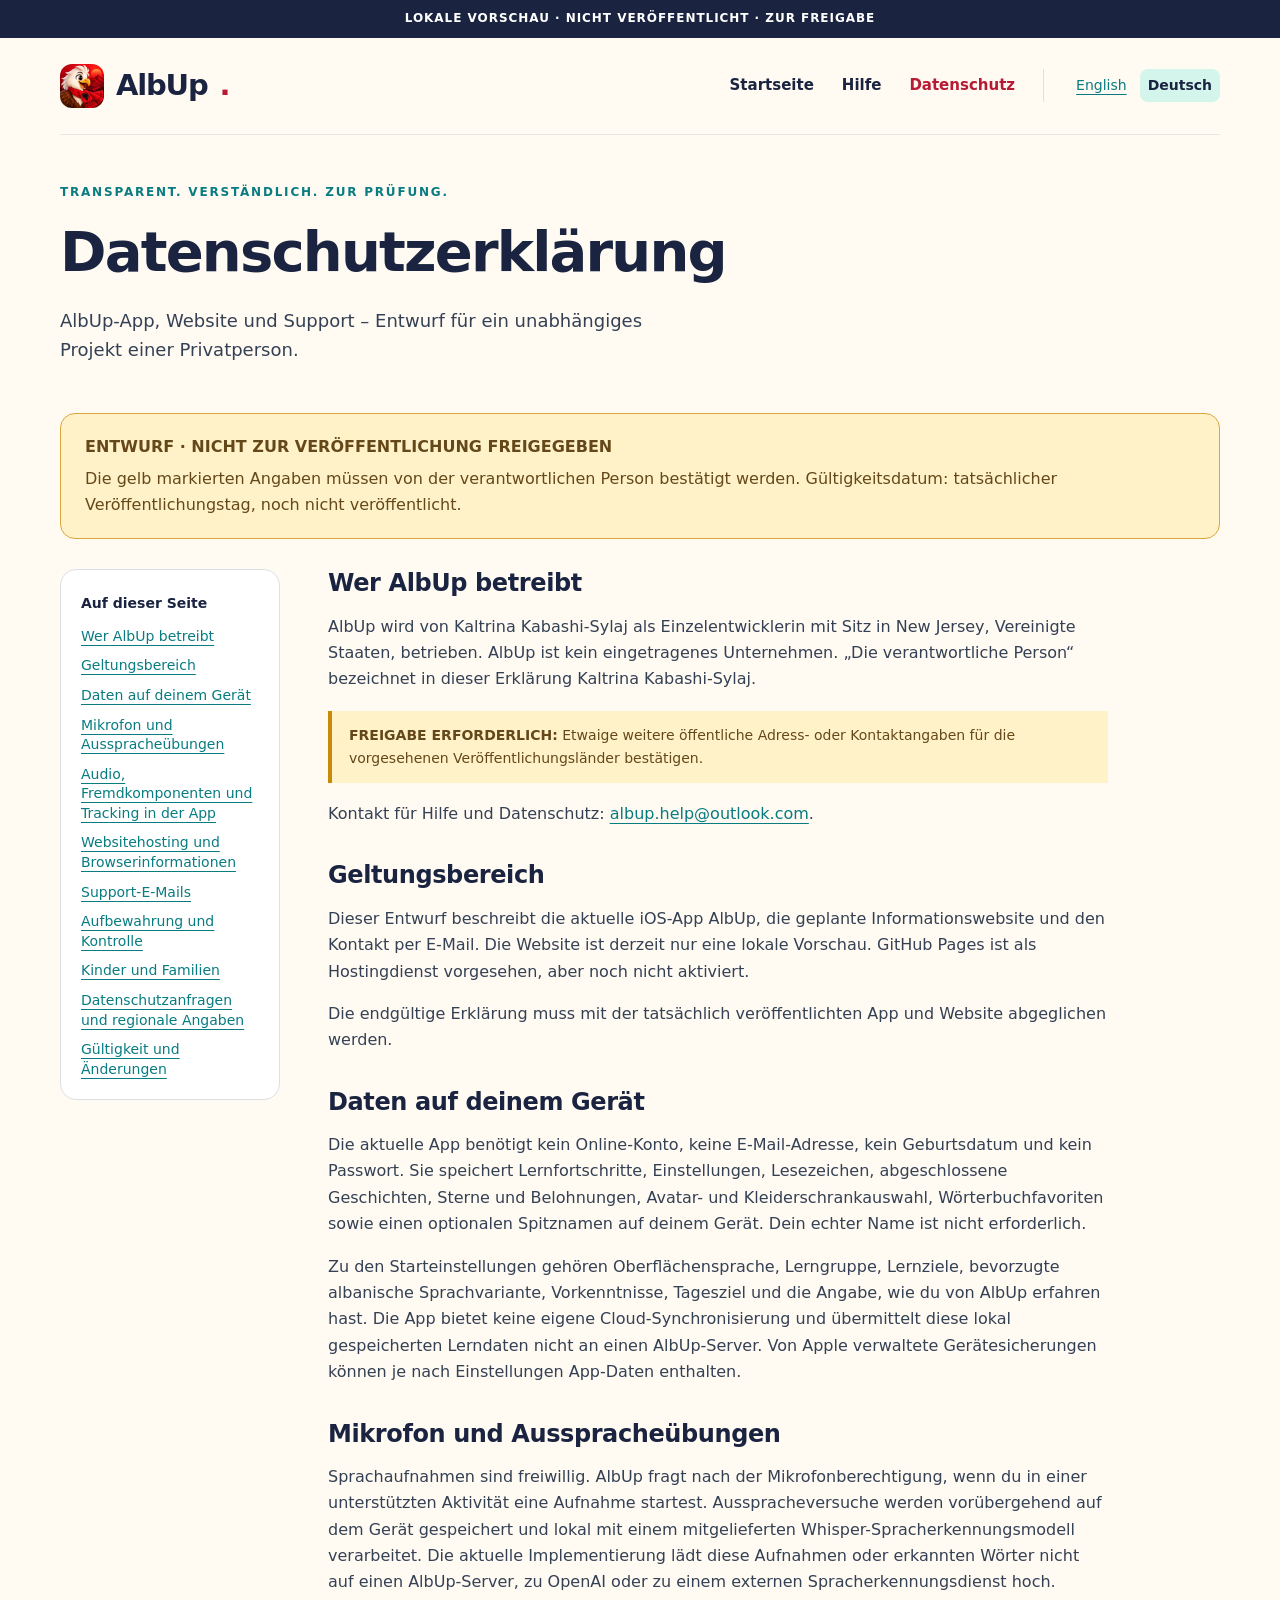
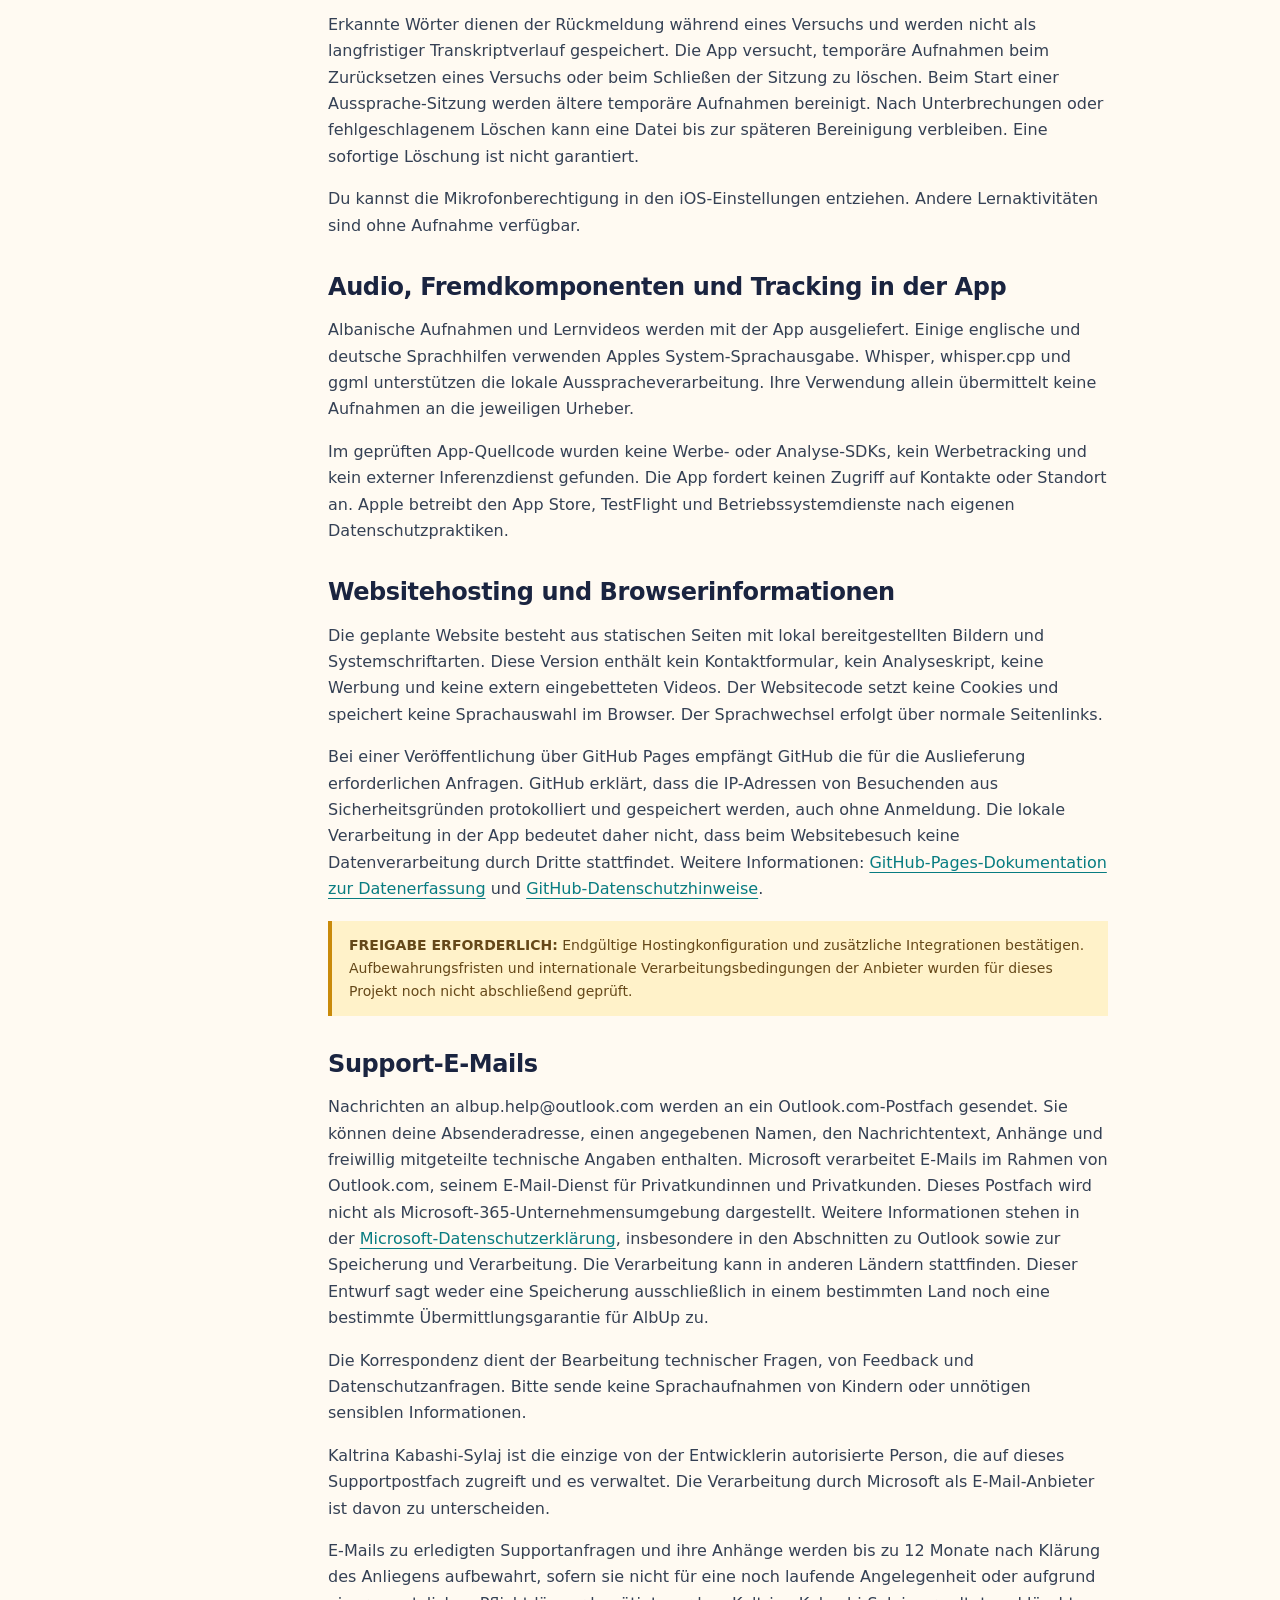
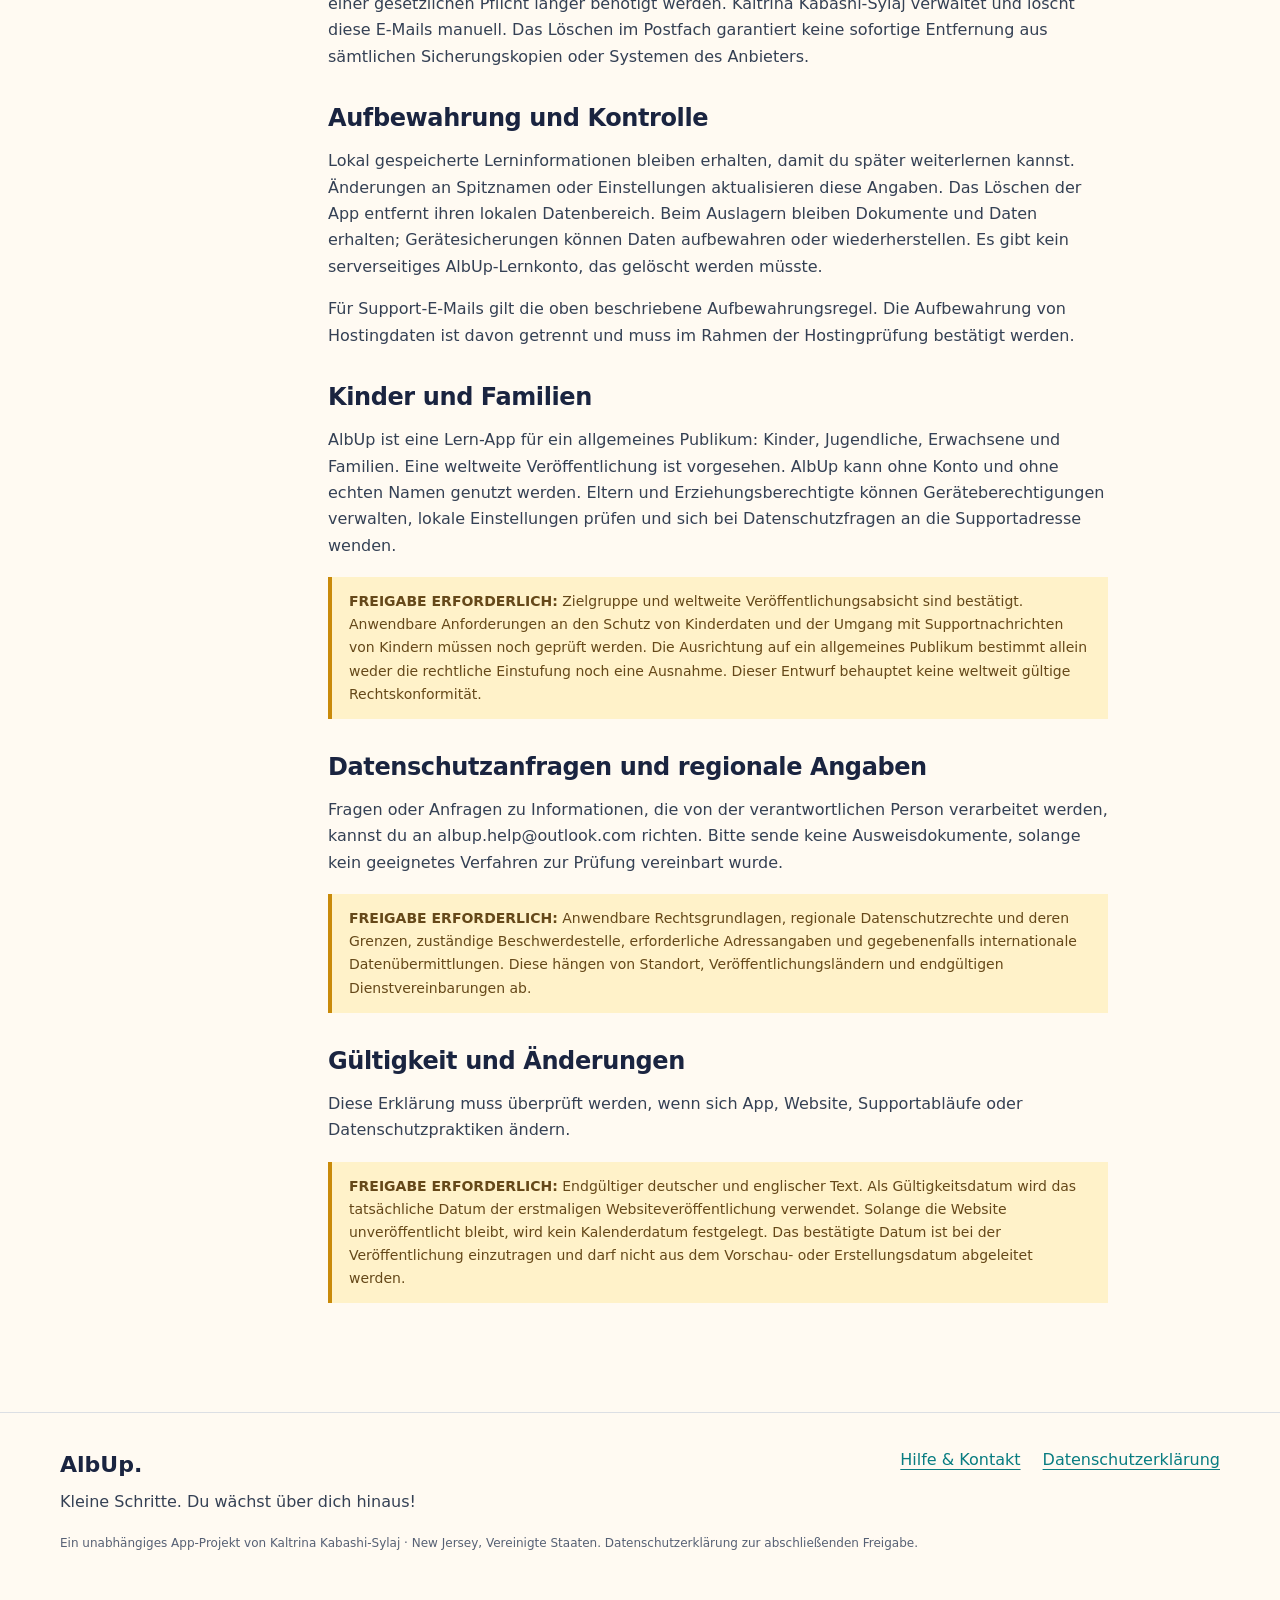
<file: de/datenschutz/index.html>
<!doctype html>
<html lang="de"><head><meta charset="utf-8"><meta name="viewport" content="width=device-width,initial-scale=1"><meta name="robots" content="noindex,nofollow"><meta name="description" content="Albanisch lernen mit Liri. Informationen zu AlbUp, Hilfe und Datenschutz."><title>Datenschutzerklärung — Entwurf · AlbUp</title><link rel="icon" href="../../assets/app-icon.png"><link rel="stylesheet" href="../../assets/site.css"><link rel="alternate" hreflang="en" href="../../privacy/index.html"></head>
<body><a class="skip" href="#main">Zum Inhalt</a><div class="review-bar">LOKALE VORSCHAU · NICHT VERÖFFENTLICHT · ZUR FREIGABE</div><header class="header wrap"><a class="brand" href="../index.html" aria-label="AlbUp Startseite"><img src="../../assets/app-icon.png" alt="" width="44" height="44">AlbUp<span style="color:var(--coral)">.</span></a><nav aria-label="Hauptnavigation"><a href="../index.html">Startseite</a><a href="../hilfe/index.html">Hilfe</a><a href="index.html" aria-current="page">Datenschutz</a><div class="language" aria-label="Sprache"><a href="../../privacy/index.html" lang="en" hreflang="en">English</a><span aria-current="true" lang="de">Deutsch</span></div></nav></header>
<main id="main"><div class="wrap"><div class="page-top"><p class="eyebrow">Transparent. Verständlich. Zur Prüfung.</p><h1>Datenschutzerklärung</h1><p class="lead">AlbUp-App, Website und Support – Entwurf für ein unabhängiges Projekt einer Privatperson.</p></div><div class="notice"><strong>ENTWURF · NICHT ZUR VERÖFFENTLICHUNG FREIGEGEBEN</strong>Die gelb markierten Angaben müssen von der verantwortlichen Person bestätigt werden. Gültigkeitsdatum: tatsächlicher Veröffentlichungstag, noch nicht veröffentlicht.</div><div class="legal-layout"><aside class="toc" aria-label="Inhaltsverzeichnis"><strong>Auf dieser Seite</strong><a href="#operator">Wer AlbUp betreibt</a><a href="#scope">Geltungsbereich</a><a href="#local">Daten auf deinem Gerät</a><a href="#microphone">Mikrofon und Ausspracheübungen</a><a href="#services">Audio, Fremdkomponenten und Tracking in der App</a><a href="#website">Websitehosting und Browserinformationen</a><a href="#support">Support-E-Mails</a><a href="#retention">Aufbewahrung und Kontrolle</a><a href="#children">Kinder und Familien</a><a href="#rights">Datenschutzanfragen und regionale Angaben</a><a href="#changes">Gültigkeit und Änderungen</a></aside><article class="prose"><section id="operator"><h2>Wer AlbUp betreibt</h2><p>AlbUp wird von Kaltrina Kabashi-Sylaj als Einzelentwicklerin mit Sitz in New Jersey, Vereinigte Staaten, betrieben. AlbUp ist kein eingetragenes Unternehmen. „Die verantwortliche Person“ bezeichnet in dieser Erklärung Kaltrina Kabashi-Sylaj.</p><div class="pending"><strong>FREIGABE ERFORDERLICH:</strong> Etwaige weitere öffentliche Adress- oder Kontaktangaben für die vorgesehenen Veröffentlichungsländer bestätigen.</div><p>Kontakt für Hilfe und Datenschutz: <a href="mailto:albup.help@outlook.com">albup.help@outlook.com</a>.</p></section><section id="scope"><h2>Geltungsbereich</h2><p>Dieser Entwurf beschreibt die aktuelle iOS-App AlbUp, die geplante Informationswebsite und den Kontakt per E-Mail. Die Website ist derzeit nur eine lokale Vorschau. GitHub Pages ist als Hostingdienst vorgesehen, aber noch nicht aktiviert.</p><p>Die endgültige Erklärung muss mit der tatsächlich veröffentlichten App und Website abgeglichen werden.</p></section><section id="local"><h2>Daten auf deinem Gerät</h2><p>Die aktuelle App benötigt kein Online-Konto, keine E-Mail-Adresse, kein Geburtsdatum und kein Passwort. Sie speichert Lernfortschritte, Einstellungen, Lesezeichen, abgeschlossene Geschichten, Sterne und Belohnungen, Avatar- und Kleiderschrankauswahl, Wörterbuchfavoriten sowie einen optionalen Spitznamen auf deinem Gerät. Dein echter Name ist nicht erforderlich.</p><p>Zu den Starteinstellungen gehören Oberflächensprache, Lerngruppe, Lernziele, bevorzugte albanische Sprachvariante, Vorkenntnisse, Tagesziel und die Angabe, wie du von AlbUp erfahren hast. Die App bietet keine eigene Cloud-Synchronisierung und übermittelt diese lokal gespeicherten Lerndaten nicht an einen AlbUp-Server. Von Apple verwaltete Gerätesicherungen können je nach Einstellungen App-Daten enthalten.</p></section><section id="microphone"><h2>Mikrofon und Ausspracheübungen</h2><p>Sprachaufnahmen sind freiwillig. AlbUp fragt nach der Mikrofonberechtigung, wenn du in einer unterstützten Aktivität eine Aufnahme startest. Ausspracheversuche werden vorübergehend auf dem Gerät gespeichert und lokal mit einem mitgelieferten Whisper-Spracherkennungsmodell verarbeitet. Die aktuelle Implementierung lädt diese Aufnahmen oder erkannten Wörter nicht auf einen AlbUp-Server, zu OpenAI oder zu einem externen Spracherkennungsdienst hoch.</p><p>Erkannte Wörter dienen der Rückmeldung während eines Versuchs und werden nicht als langfristiger Transkriptverlauf gespeichert. Die App versucht, temporäre Aufnahmen beim Zurücksetzen eines Versuchs oder beim Schließen der Sitzung zu löschen. Beim Start einer Aussprache-Sitzung werden ältere temporäre Aufnahmen bereinigt. Nach Unterbrechungen oder fehlgeschlagenem Löschen kann eine Datei bis zur späteren Bereinigung verbleiben. Eine sofortige Löschung ist nicht garantiert.</p><p>Du kannst die Mikrofonberechtigung in den iOS-Einstellungen entziehen. Andere Lernaktivitäten sind ohne Aufnahme verfügbar.</p></section><section id="services"><h2>Audio, Fremdkomponenten und Tracking in der App</h2><p>Albanische Aufnahmen und Lernvideos werden mit der App ausgeliefert. Einige englische und deutsche Sprachhilfen verwenden Apples System-Sprachausgabe. Whisper, whisper.cpp und ggml unterstützen die lokale Ausspracheverarbeitung. Ihre Verwendung allein übermittelt keine Aufnahmen an die jeweiligen Urheber.</p><p>Im geprüften App-Quellcode wurden keine Werbe- oder Analyse-SDKs, kein Werbetracking und kein externer Inferenzdienst gefunden. Die App fordert keinen Zugriff auf Kontakte oder Standort an. Apple betreibt den App Store, TestFlight und Betriebssystemdienste nach eigenen Datenschutzpraktiken.</p></section><section id="website"><h2>Websitehosting und Browserinformationen</h2><p>Die geplante Website besteht aus statischen Seiten mit lokal bereitgestellten Bildern und Systemschriftarten. Diese Version enthält kein Kontaktformular, kein Analyseskript, keine Werbung und keine extern eingebetteten Videos. Der Websitecode setzt keine Cookies und speichert keine Sprachauswahl im Browser. Der Sprachwechsel erfolgt über normale Seitenlinks.</p><p>Bei einer Veröffentlichung über GitHub Pages empfängt GitHub die für die Auslieferung erforderlichen Anfragen. GitHub erklärt, dass die IP-Adressen von Besuchenden aus Sicherheitsgründen protokolliert und gespeichert werden, auch ohne Anmeldung. Die lokale Verarbeitung in der App bedeutet daher nicht, dass beim Websitebesuch keine Datenverarbeitung durch Dritte stattfindet. Weitere Informationen: <a href="https://docs.github.com/en/pages/getting-started-with-github-pages/what-is-github-pages">GitHub-Pages-Dokumentation zur Datenerfassung</a> und <a href="https://docs.github.com/en/site-policy/privacy-policies/github-general-privacy-statement">GitHub-Datenschutzhinweise</a>.</p><div class="pending"><strong>FREIGABE ERFORDERLICH:</strong> Endgültige Hostingkonfiguration und zusätzliche Integrationen bestätigen. Aufbewahrungsfristen und internationale Verarbeitungsbedingungen der Anbieter wurden für dieses Projekt noch nicht abschließend geprüft.</div></section><section id="support"><h2>Support-E-Mails</h2><p>Nachrichten an albup.help@outlook.com werden an ein Outlook.com-Postfach gesendet. Sie können deine Absenderadresse, einen angegebenen Namen, den Nachrichtentext, Anhänge und freiwillig mitgeteilte technische Angaben enthalten. Microsoft verarbeitet E-Mails im Rahmen von Outlook.com, seinem E-Mail-Dienst für Privatkundinnen und Privatkunden. Dieses Postfach wird nicht als Microsoft-365-Unternehmensumgebung dargestellt. Weitere Informationen stehen in der <a href="https://www.microsoft.com/en-us/privacy/privacystatement">Microsoft-Datenschutzerklärung</a>, insbesondere in den Abschnitten zu Outlook sowie zur Speicherung und Verarbeitung. Die Verarbeitung kann in anderen Ländern stattfinden. Dieser Entwurf sagt weder eine Speicherung ausschließlich in einem bestimmten Land noch eine bestimmte Übermittlungsgarantie für AlbUp zu.</p><p>Die Korrespondenz dient der Bearbeitung technischer Fragen, von Feedback und Datenschutzanfragen. Bitte sende keine Sprachaufnahmen von Kindern oder unnötigen sensiblen Informationen.</p><p>Kaltrina Kabashi-Sylaj ist die einzige von der Entwicklerin autorisierte Person, die auf dieses Supportpostfach zugreift und es verwaltet. Die Verarbeitung durch Microsoft als E-Mail-Anbieter ist davon zu unterscheiden.</p><p>E-Mails zu erledigten Supportanfragen und ihre Anhänge werden bis zu 12 Monate nach Klärung des Anliegens aufbewahrt, sofern sie nicht für eine noch laufende Angelegenheit oder aufgrund einer gesetzlichen Pflicht länger benötigt werden. Kaltrina Kabashi-Sylaj verwaltet und löscht diese E-Mails manuell. Das Löschen im Postfach garantiert keine sofortige Entfernung aus sämtlichen Sicherungskopien oder Systemen des Anbieters.</p></section><section id="retention"><h2>Aufbewahrung und Kontrolle</h2><p>Lokal gespeicherte Lerninformationen bleiben erhalten, damit du später weiterlernen kannst. Änderungen an Spitznamen oder Einstellungen aktualisieren diese Angaben. Das Löschen der App entfernt ihren lokalen Datenbereich. Beim Auslagern bleiben Dokumente und Daten erhalten; Gerätesicherungen können Daten aufbewahren oder wiederherstellen. Es gibt kein serverseitiges AlbUp-Lernkonto, das gelöscht werden müsste.</p><p>Für Support-E-Mails gilt die oben beschriebene Aufbewahrungsregel. Die Aufbewahrung von Hostingdaten ist davon getrennt und muss im Rahmen der Hostingprüfung bestätigt werden.</p></section><section id="children"><h2>Kinder und Familien</h2><p>AlbUp ist eine Lern-App für ein allgemeines Publikum: Kinder, Jugendliche, Erwachsene und Familien. Eine weltweite Veröffentlichung ist vorgesehen. AlbUp kann ohne Konto und ohne echten Namen genutzt werden. Eltern und Erziehungsberechtigte können Geräteberechtigungen verwalten, lokale Einstellungen prüfen und sich bei Datenschutzfragen an die Supportadresse wenden.</p><div class="pending"><strong>FREIGABE ERFORDERLICH:</strong> Zielgruppe und weltweite Veröffentlichungsabsicht sind bestätigt. Anwendbare Anforderungen an den Schutz von Kinderdaten und der Umgang mit Supportnachrichten von Kindern müssen noch geprüft werden. Die Ausrichtung auf ein allgemeines Publikum bestimmt allein weder die rechtliche Einstufung noch eine Ausnahme. Dieser Entwurf behauptet keine weltweit gültige Rechtskonformität.</div></section><section id="rights"><h2>Datenschutzanfragen und regionale Angaben</h2><p>Fragen oder Anfragen zu Informationen, die von der verantwortlichen Person verarbeitet werden, kannst du an albup.help@outlook.com richten. Bitte sende keine Ausweisdokumente, solange kein geeignetes Verfahren zur Prüfung vereinbart wurde.</p><div class="pending"><strong>FREIGABE ERFORDERLICH:</strong> Anwendbare Rechtsgrundlagen, regionale Datenschutzrechte und deren Grenzen, zuständige Beschwerdestelle, erforderliche Adressangaben und gegebenenfalls internationale Datenübermittlungen. Diese hängen von Standort, Veröffentlichungsländern und endgültigen Dienstvereinbarungen ab.</div></section><section id="changes"><h2>Gültigkeit und Änderungen</h2><p>Diese Erklärung muss überprüft werden, wenn sich App, Website, Supportabläufe oder Datenschutzpraktiken ändern.</p><div class="pending"><strong>FREIGABE ERFORDERLICH:</strong> Endgültiger deutscher und englischer Text. Als Gültigkeitsdatum wird das tatsächliche Datum der erstmaligen Websiteveröffentlichung verwendet. Solange die Website unveröffentlicht bleibt, wird kein Kalenderdatum festgelegt. Das bestätigte Datum ist bei der Veröffentlichung einzutragen und darf nicht aus dem Vorschau- oder Erstellungsdatum abgeleitet werden.</div></section></article></div></div></main><footer><div class="wrap"><div class="footer-row"><div><div class="footer-brand">AlbUp.</div><div class="muted">Kleine Schritte. Du wächst über dich hinaus!</div></div><div class="footer-links"><a href="../hilfe/index.html">Hilfe & Kontakt</a><a href="index.html">Datenschutzerklärung</a></div></div><p class="fine">Ein unabhängiges App-Projekt von Kaltrina Kabashi-Sylaj · New Jersey, Vereinigte Staaten. Datenschutzerklärung zur abschließenden Freigabe.</p></div></footer></body></html>
</file>
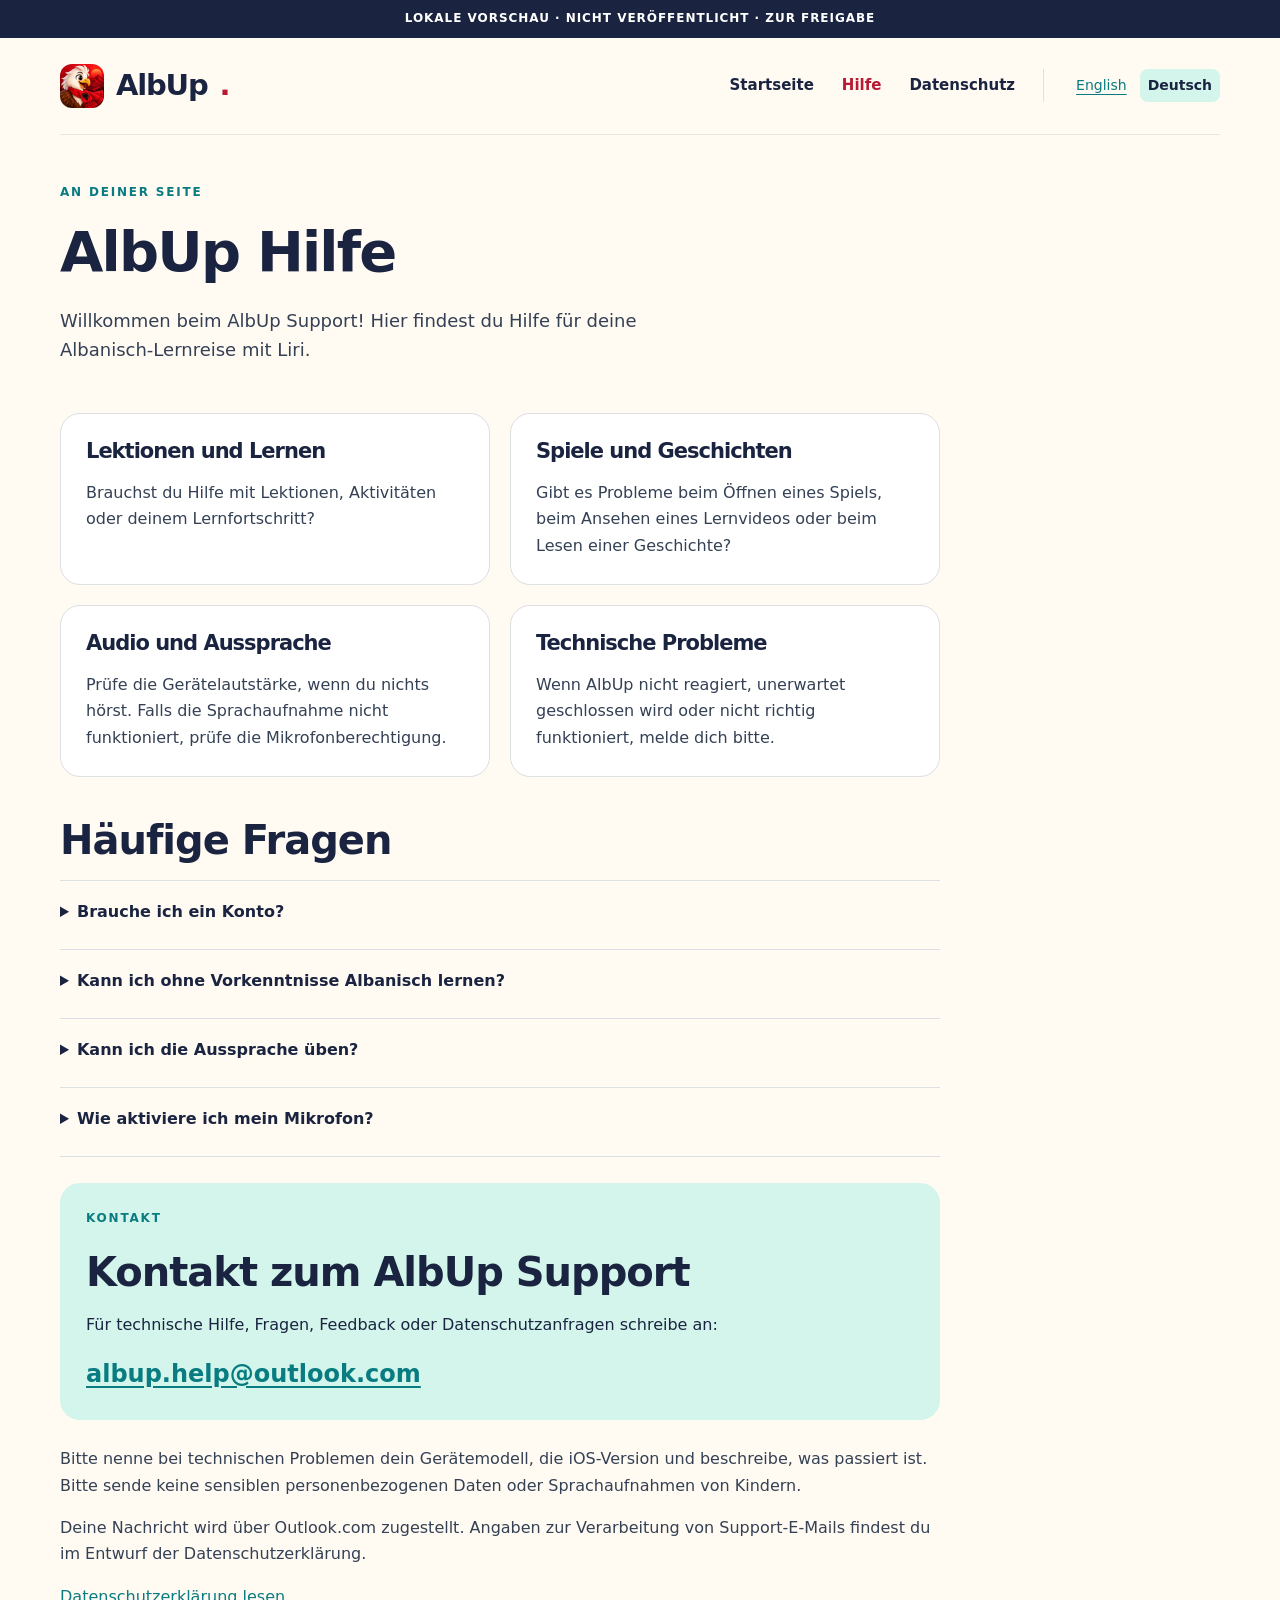
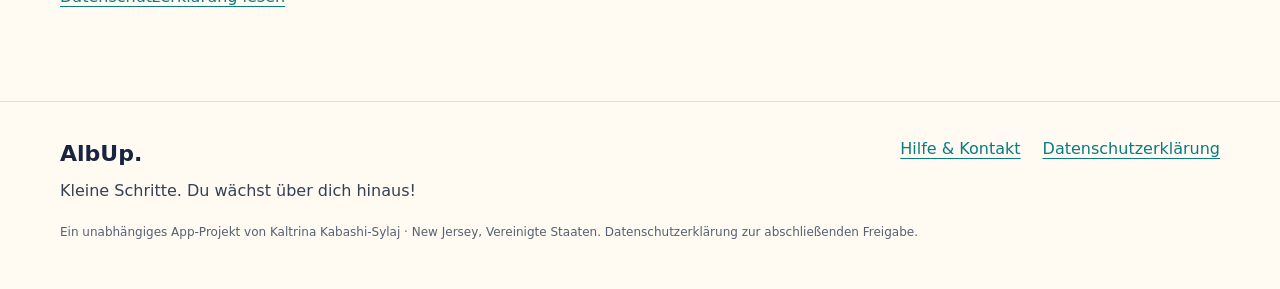
<file: de/hilfe/index.html>
<!doctype html>
<html lang="de"><head><meta charset="utf-8"><meta name="viewport" content="width=device-width,initial-scale=1"><meta name="robots" content="noindex,nofollow"><meta name="description" content="Albanisch lernen mit Liri. Informationen zu AlbUp, Hilfe und Datenschutz."><title>Hilfe · AlbUp</title><link rel="icon" href="../../assets/app-icon.png"><link rel="stylesheet" href="../../assets/site.css"><link rel="alternate" hreflang="en" href="../../support/index.html"></head>
<body><a class="skip" href="#main">Zum Inhalt</a><div class="review-bar">LOKALE VORSCHAU · NICHT VERÖFFENTLICHT · ZUR FREIGABE</div><header class="header wrap"><a class="brand" href="../index.html" aria-label="AlbUp Startseite"><img src="../../assets/app-icon.png" alt="" width="44" height="44">AlbUp<span style="color:var(--coral)">.</span></a><nav aria-label="Hauptnavigation"><a href="../index.html">Startseite</a><a href="index.html" aria-current="page">Hilfe</a><a href="../datenschutz/index.html">Datenschutz</a><div class="language" aria-label="Sprache"><a href="../../support/index.html" lang="en" hreflang="en">English</a><span aria-current="true" lang="de">Deutsch</span></div></nav></header>
<main id="main"><div class="wrap"><div class="page-top"><p class="eyebrow">An deiner Seite</p><h1>AlbUp Hilfe</h1><p class="lead">Willkommen beim AlbUp Support! Hier findest du Hilfe für deine Albanisch-Lernreise mit Liri.</p></div><div class="support-body"><div class="support-topics"><article><h2>Lektionen und Lernen</h2><p>Brauchst du Hilfe mit Lektionen, Aktivitäten oder deinem Lernfortschritt?</p></article><article><h2>Spiele und Geschichten</h2><p>Gibt es Probleme beim Öffnen eines Spiels, beim Ansehen eines Lernvideos oder beim Lesen einer Geschichte?</p></article><article><h2>Audio und Aussprache</h2><p>Prüfe die Gerätelautstärke, wenn du nichts hörst. Falls die Sprachaufnahme nicht funktioniert, prüfe die Mikrofonberechtigung.</p></article><article><h2>Technische Probleme</h2><p>Wenn AlbUp nicht reagiert, unerwartet geschlossen wird oder nicht richtig funktioniert, melde dich bitte.</p></article></div><h2>Häufige Fragen</h2><details><summary>Brauche ich ein Konto?</summary><p>Nein. AlbUp benötigt kein Online-Konto.</p></details><details><summary>Kann ich ohne Vorkenntnisse Albanisch lernen?</summary><p>Ja! AlbUp bietet Lektionen, die Schritt für Schritt den albanischen Wortschatz und die Sprachkenntnisse erweitern.</p></details><details><summary>Kann ich die Aussprache üben?</summary><p>Ja. In unterstützten Aktivitäten kannst du albanische Aufnahmen anhören und selbst sprechen.</p></details><details><summary>Wie aktiviere ich mein Mikrofon?</summary><p>Öffne auf deinem iPhone Einstellungen → Datenschutz & Sicherheit → Mikrofon und aktiviere AlbUp. Falls AlbUp nicht aufgeführt ist, öffne in AlbUp „Hören & Nachsprechen“ und tippe auf „Tippen und sprechen“, um die Berechtigung anzufragen. Die Beschriftungen können je nach iOS-Version abweichen.</p></details><section class="contact-card"><p class="eyebrow">Kontakt</p><h2>Kontakt zum AlbUp Support</h2><p>Für technische Hilfe, Fragen, Feedback oder Datenschutzanfragen schreibe an:</p><a href="mailto:albup.help@outlook.com">albup.help@outlook.com</a></section><p class="muted">Bitte nenne bei technischen Problemen dein Gerätemodell, die iOS-Version und beschreibe, was passiert ist. Bitte sende keine sensiblen personenbezogenen Daten oder Sprachaufnahmen von Kindern.</p><p class="muted">Deine Nachricht wird über Outlook.com zugestellt. Angaben zur Verarbeitung von Support-E-Mails findest du im Entwurf der Datenschutzerklärung.</p><p><a href="../datenschutz/index.html">Datenschutzerklärung lesen</a></p></div></div></main><footer><div class="wrap"><div class="footer-row"><div><div class="footer-brand">AlbUp.</div><div class="muted">Kleine Schritte. Du wächst über dich hinaus!</div></div><div class="footer-links"><a href="index.html">Hilfe & Kontakt</a><a href="../datenschutz/index.html">Datenschutzerklärung</a></div></div><p class="fine">Ein unabhängiges App-Projekt von Kaltrina Kabashi-Sylaj · New Jersey, Vereinigte Staaten. Datenschutzerklärung zur abschließenden Freigabe.</p></div></footer></body></html>
</file>
<file: assets/site.css>
:root{--navy:#1a2440;--coral:#b81a33;--teal:#087c81;--mint:#d4f5eb;--lavender:#e8e0ff;--cream:#fffaf2;--ink:#344054;--line:#dcdfe4;--gold:#ffba33}*{box-sizing:border-box}html{scroll-behavior:smooth;scroll-padding-top:30px}body{margin:0;background:var(--cream);color:var(--navy);font-family:ui-rounded,'Arial Rounded MT Bold',system-ui,-apple-system,BlinkMacSystemFont,'Segoe UI',sans-serif;line-height:1.65}a{color:var(--teal);text-underline-offset:4px}a:hover{text-decoration-thickness:2px}a:focus-visible,summary:focus-visible{outline:3px solid var(--coral);outline-offset:5px;border-radius:4px}img{display:block;max-width:100%;height:auto}.skip{position:absolute;top:-100px;left:15px;background:white;padding:12px;z-index:10}.skip:focus{top:10px}.review-bar{padding:9px 20px;text-align:center;background:var(--navy);color:white;font-size:12px;letter-spacing:.08em;font-weight:650}.wrap{width:min(1160px,calc(100% - 64px));margin-inline:auto}.header{display:flex;align-items:center;justify-content:space-between;gap:24px;padding-block:24px;border-bottom:1px solid #1a244018}.brand{display:flex;align-items:center;gap:12px;font-size:29px;font-weight:850;letter-spacing:-1.2px;color:var(--navy);text-decoration:none}.brand img{width:44px;height:44px;border-radius:12px}nav{display:flex;gap:28px;align-items:center;flex-wrap:wrap}nav>a{color:var(--navy);text-decoration:none;font-size:15px;font-weight:650;min-height:44px;display:inline-flex;align-items:center}nav>a[aria-current=page]{color:var(--coral)}.language{display:flex;gap:5px;align-items:center;border-left:1px solid var(--line);padding-left:24px;font-size:14px}.language a,.language span{padding:5px 8px}.language [aria-current]{background:var(--mint);border-radius:8px;font-weight:750;color:var(--navy)}.hero{display:grid;grid-template-columns:1.05fr 1fr;gap:50px;align-items:center;padding-block:68px 64px}.eyebrow{font-size:12px;letter-spacing:.15em;font-weight:800;text-transform:uppercase;color:var(--teal);margin:0 0 20px}h1,h2,h3,p{margin-top:0}h1{font-size:clamp(42px,5.4vw,70px);line-height:1.06;letter-spacing:-2.8px;margin-bottom:24px;font-weight:850}h1 em{color:var(--coral);font-style:normal}.lead{font-size:19px;color:var(--ink);max-width:55ch}.actions{display:flex;flex-wrap:wrap;gap:12px;margin-top:28px}.button{padding:13px 23px;border-radius:13px;background:var(--coral);color:white;text-decoration:none;font-weight:750;min-height:50px;display:inline-flex;align-items:center;justify-content:center}.button.secondary{background:white;border:1px solid var(--line);color:var(--navy)}.hero-art{position:relative;background:white;border:1px solid #1a24400d;border-radius:36px;padding:15px;box-shadow:0 24px 60px #1a244010;transform:rotate(2deg)}.hero-art img{border-radius:25px;aspect-ratio:1;object-fit:contain}.art-note{position:absolute;bottom:16px;right:18px;background:var(--mint);padding:8px 17px;border-radius:10px;font-size:13px;font-weight:750;transform:rotate(-2deg)}.intro-line{display:flex;gap:20px;align-items:center;padding:20px 0;border-block:1px solid var(--line);color:var(--ink);font-size:14px}.intro-line span:first-child{font-size:32px;color:var(--coral);font-weight:850}.section{padding-block:64px}.section-heading{max-width:670px;margin-bottom:32px}h2{font-size:clamp(28px,3.4vw,40px);line-height:1.18;letter-spacing:-1px;margin-bottom:16px}h3{font-size:21px;line-height:1.3;margin-bottom:12px}.muted{color:var(--ink)}.steps{display:grid;grid-template-columns:repeat(3,1fr);gap:22px}.step{padding:28px;border-radius:22px;background:white;border:1px solid #1a244012}.step:nth-child(2){background:var(--mint)}.step:nth-child(3){background:var(--lavender)}.number{font-size:13px;font-weight:800;letter-spacing:.12em;color:var(--teal);margin-bottom:26px}.step p{margin-bottom:0;color:var(--ink)}.play-section{background:#f2f7f7;border-block:1px solid #1a24400d}.games{display:grid;grid-template-columns:repeat(4,1fr);gap:22px;margin-top:30px}.game{margin:0}.game img{width:100%;aspect-ratio:3/4;object-fit:contain;border-radius:18px;box-shadow:0 8px 22px #1a244012}.game figcaption{font-size:13px;font-weight:650;margin-top:12px;text-align:center}.story-row{display:grid;grid-template-columns:1fr 1fr;gap:60px;align-items:center}.word-card{background:var(--lavender);border-radius:28px;padding:40px;text-align:center}.word-card .word{font-size:clamp(30px,4vw,48px);font-weight:850;line-height:1.2;margin:16px 0}.word-card .meaning{color:var(--ink);font-size:19px}.help-band{background:var(--navy);color:white;padding:38px;border-radius:26px;display:flex;align-items:center;justify-content:space-between;gap:30px}.help-band h2{font-size:29px;margin-bottom:10px}.help-band p{margin-bottom:0;color:#e0e4ed}.help-band .button{background:var(--mint);color:var(--navy);white-space:nowrap}footer{border-top:1px solid var(--line);margin-top:20px;padding-block:34px}.footer-row{display:flex;justify-content:space-between;gap:28px;align-items:flex-start}.footer-brand{font-size:22px;font-weight:850;margin-bottom:6px}.footer-links{display:flex;gap:22px;flex-wrap:wrap}.fine{font-size:12px;color:#566074;margin-top:18px}.page-top{padding-block:48px 30px;max-width:800px}.page-top h1{font-size:clamp(36px,5vw,56px);letter-spacing:-1.8px}.page-top .lead{font-size:18px}.notice{padding:20px 24px;border:1px solid #d9a83c;background:#fff2c9;border-radius:15px;margin:0 0 30px;color:#654819}.notice strong{display:block;margin-bottom:5px}.legal-layout{display:grid;grid-template-columns:220px 1fr;gap:48px;padding-bottom:55px;align-items:start}.toc{position:sticky;top:20px;padding:20px;border:1px solid var(--line);border-radius:16px;background:white}.toc strong{font-size:14px}.toc a{display:block;margin-top:10px;font-size:14px;line-height:1.4}.prose{max-width:780px}.prose section{margin-bottom:34px}.prose h2{font-size:24px;letter-spacing:-.4px}.prose p,.prose li{color:var(--ink)}.pending{border-left:4px solid #c98a0a;background:#fff2c9;padding:13px 17px;font-size:14px;margin-block:18px;color:#654819}.prose ul{padding-left:22px}.contact-card{background:var(--mint);padding:26px;border-radius:20px;margin-block:26px}.contact-card a{font-size:clamp(17px,3vw,24px);font-weight:750;overflow-wrap:anywhere}.support-topics{display:grid;grid-template-columns:1fr 1fr;gap:20px;margin-bottom:40px}.support-topics article{padding:25px;background:white;border:1px solid var(--line);border-radius:20px}.support-topics h2{font-size:21px}.support-topics p{margin-bottom:0;color:var(--ink)}details{border-top:1px solid var(--line);padding:18px 0}details:last-of-type{border-bottom:1px solid var(--line)}summary{font-weight:750;cursor:pointer;min-height:32px}details p{margin:15px 0 5px;color:var(--ink)}.support-body{max-width:880px;padding-bottom:55px}.no-wrap{white-space:nowrap}@media(max-width:850px){.header{gap:15px;flex-wrap:wrap}.hero{gap:28px;padding-block:42px}.hero h1{font-size:48px}.hero .lead{font-size:17px}.steps{gap:13px}.step{padding:21px}.games{gap:14px}.legal-layout{grid-template-columns:180px 1fr;gap:24px}.story-row{gap:28px}}@media(max-width:620px){.wrap{width:calc(100% - 36px)}.review-bar{font-size:10px;padding:8px 12px}.header{padding-block:15px}.brand{font-size:26px}.brand img{width:37px;height:37px}.header nav{width:100%;justify-content:space-between;gap:8px}nav>a{font-size:13px}.language{padding-left:10px;font-size:12px;gap:0}.language a,.language span{padding:5px}.hero{grid-template-columns:1fr;padding-block:36px;gap:30px}.hero h1{font-size:48px;letter-spacing:-2px;max-width:13ch}.hero-art{max-width:440px;margin-inline:auto;transform:none}.hero-art img{border-radius:23px}.art-note{transform:none}.section{padding-block:42px}.steps{grid-template-columns:1fr;gap:15px}.number{margin-bottom:15px}.games{grid-template-columns:1fr 1fr;gap:20px 14px}.story-row{grid-template-columns:1fr;gap:24px}.word-card{padding:30px}.help-band{flex-direction:column;align-items:flex-start;padding:26px}.help-band .button{width:100%}.footer-row{flex-direction:column;gap:20px}.footer-links{gap:17px}.page-top{padding-block:35px 24px}.page-top h1{font-size:39px}.legal-layout{grid-template-columns:1fr;gap:26px}.toc{position:static}.toc a{display:inline-block;margin-right:16px}.support-topics{grid-template-columns:1fr;gap:14px}.notice{padding:17px}.intro-line{font-size:13px;gap:15px}.lead{font-size:17px}}@media(prefers-reduced-motion:reduce){html{scroll-behavior:auto}}
/* Long German legal headings must remain readable on narrow phones. */
.page-top h1{overflow-wrap:anywhere;hyphens:auto}.legal-layout>*{min-width:0}.prose p,.prose li,.toc a{overflow-wrap:anywhere}.header nav{min-width:0}.footer-row>*{min-width:0}
</file>
